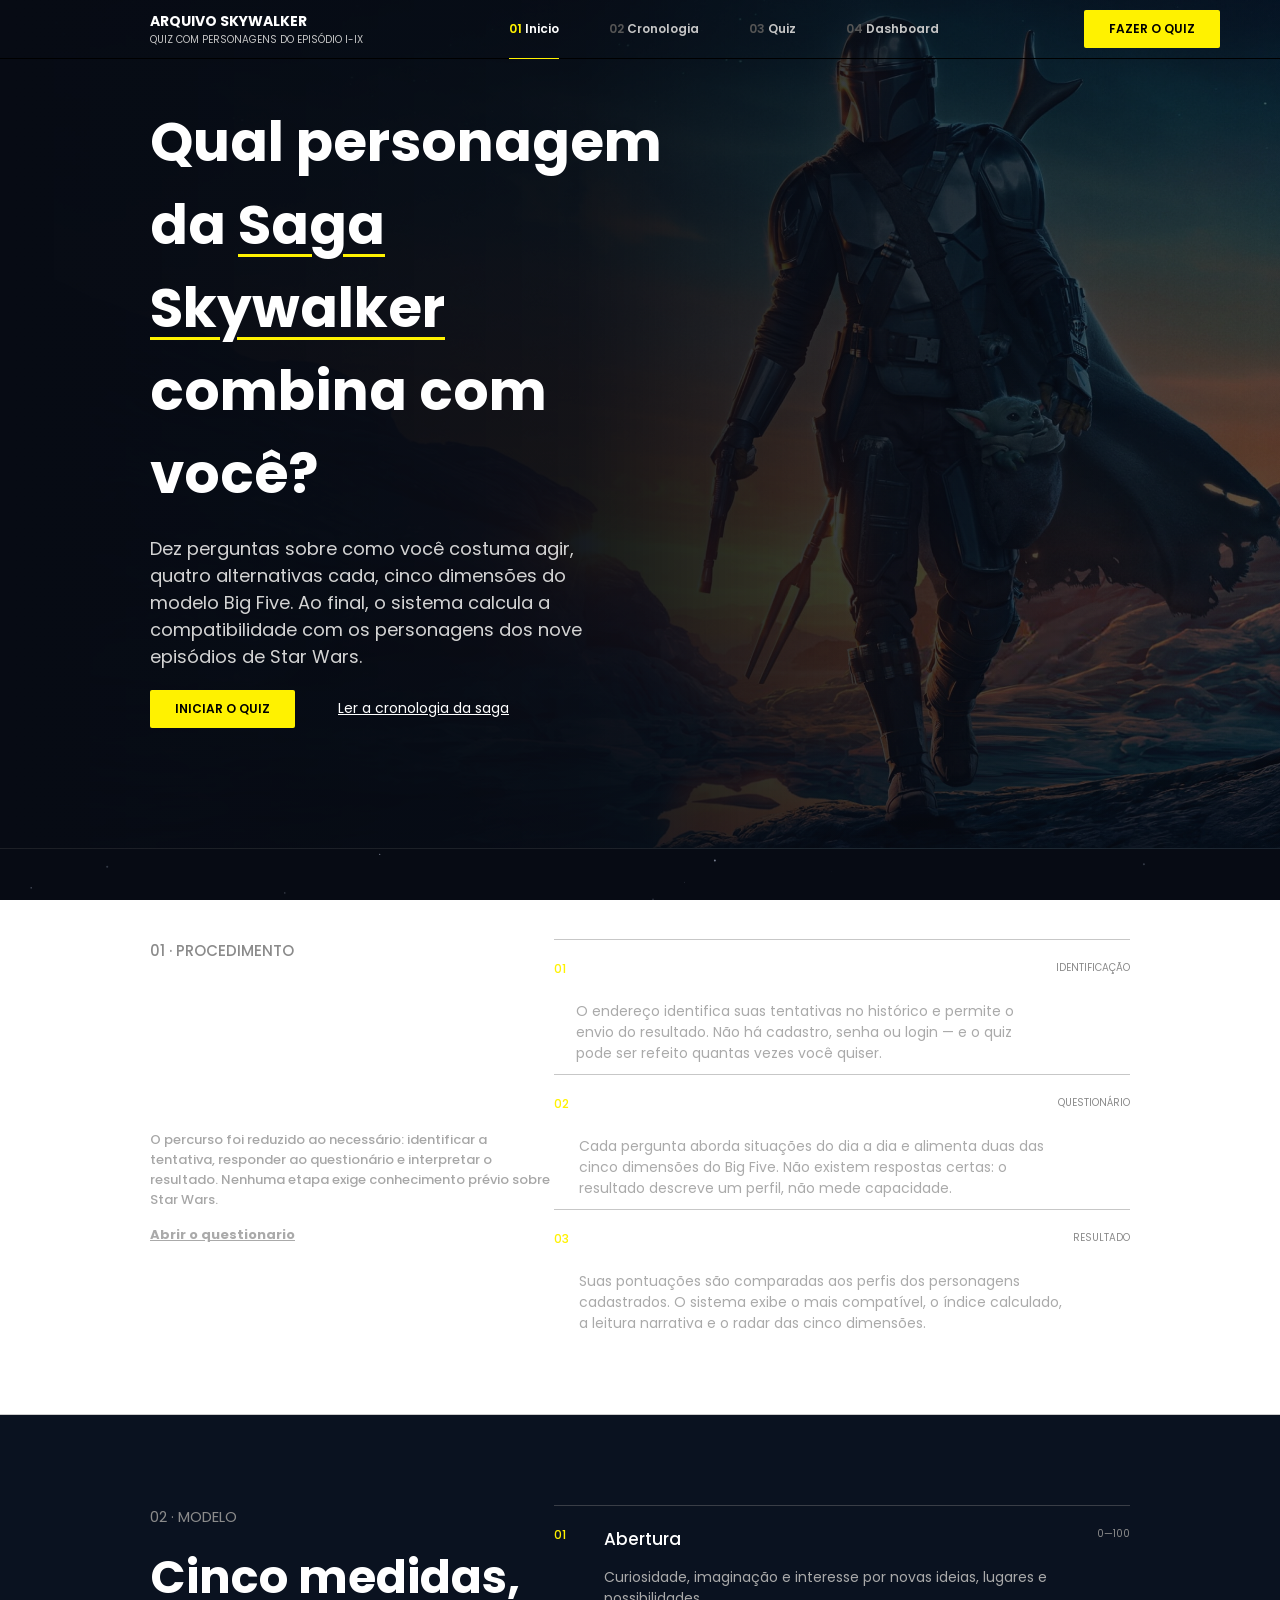
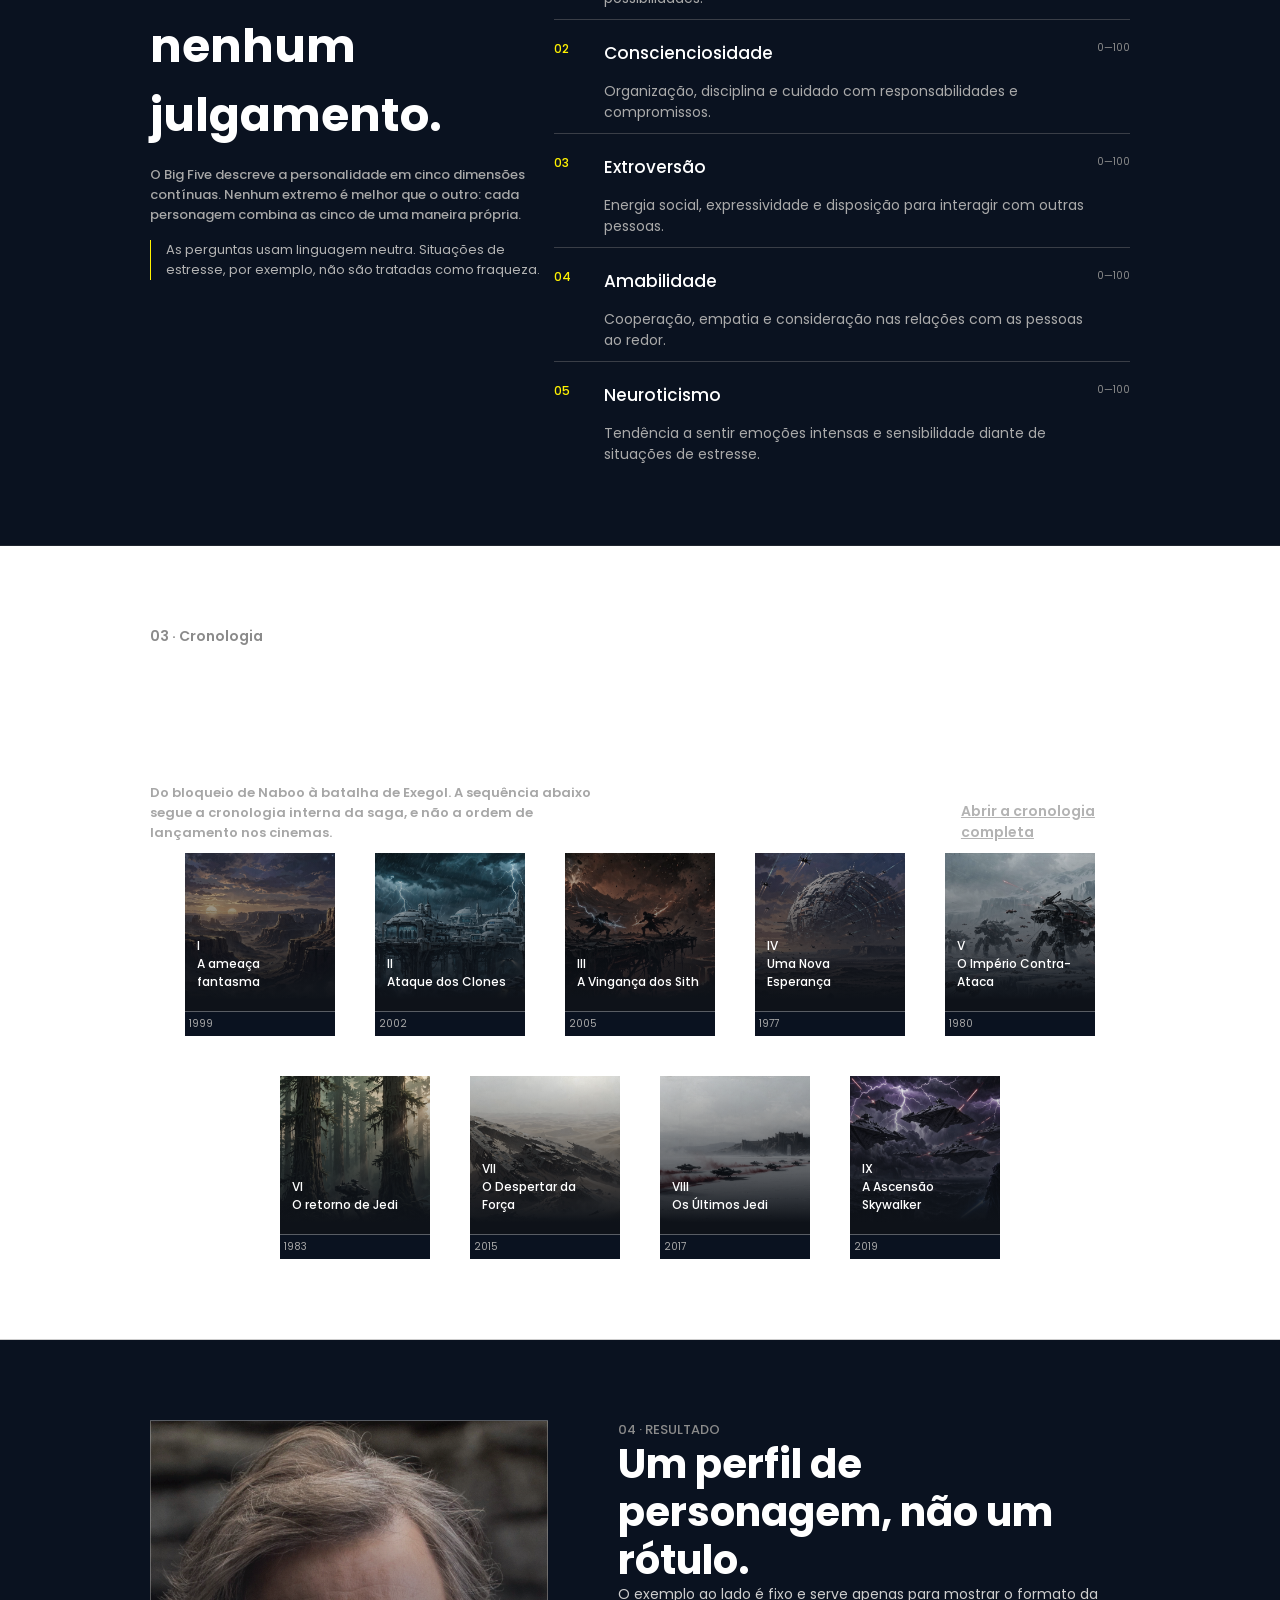
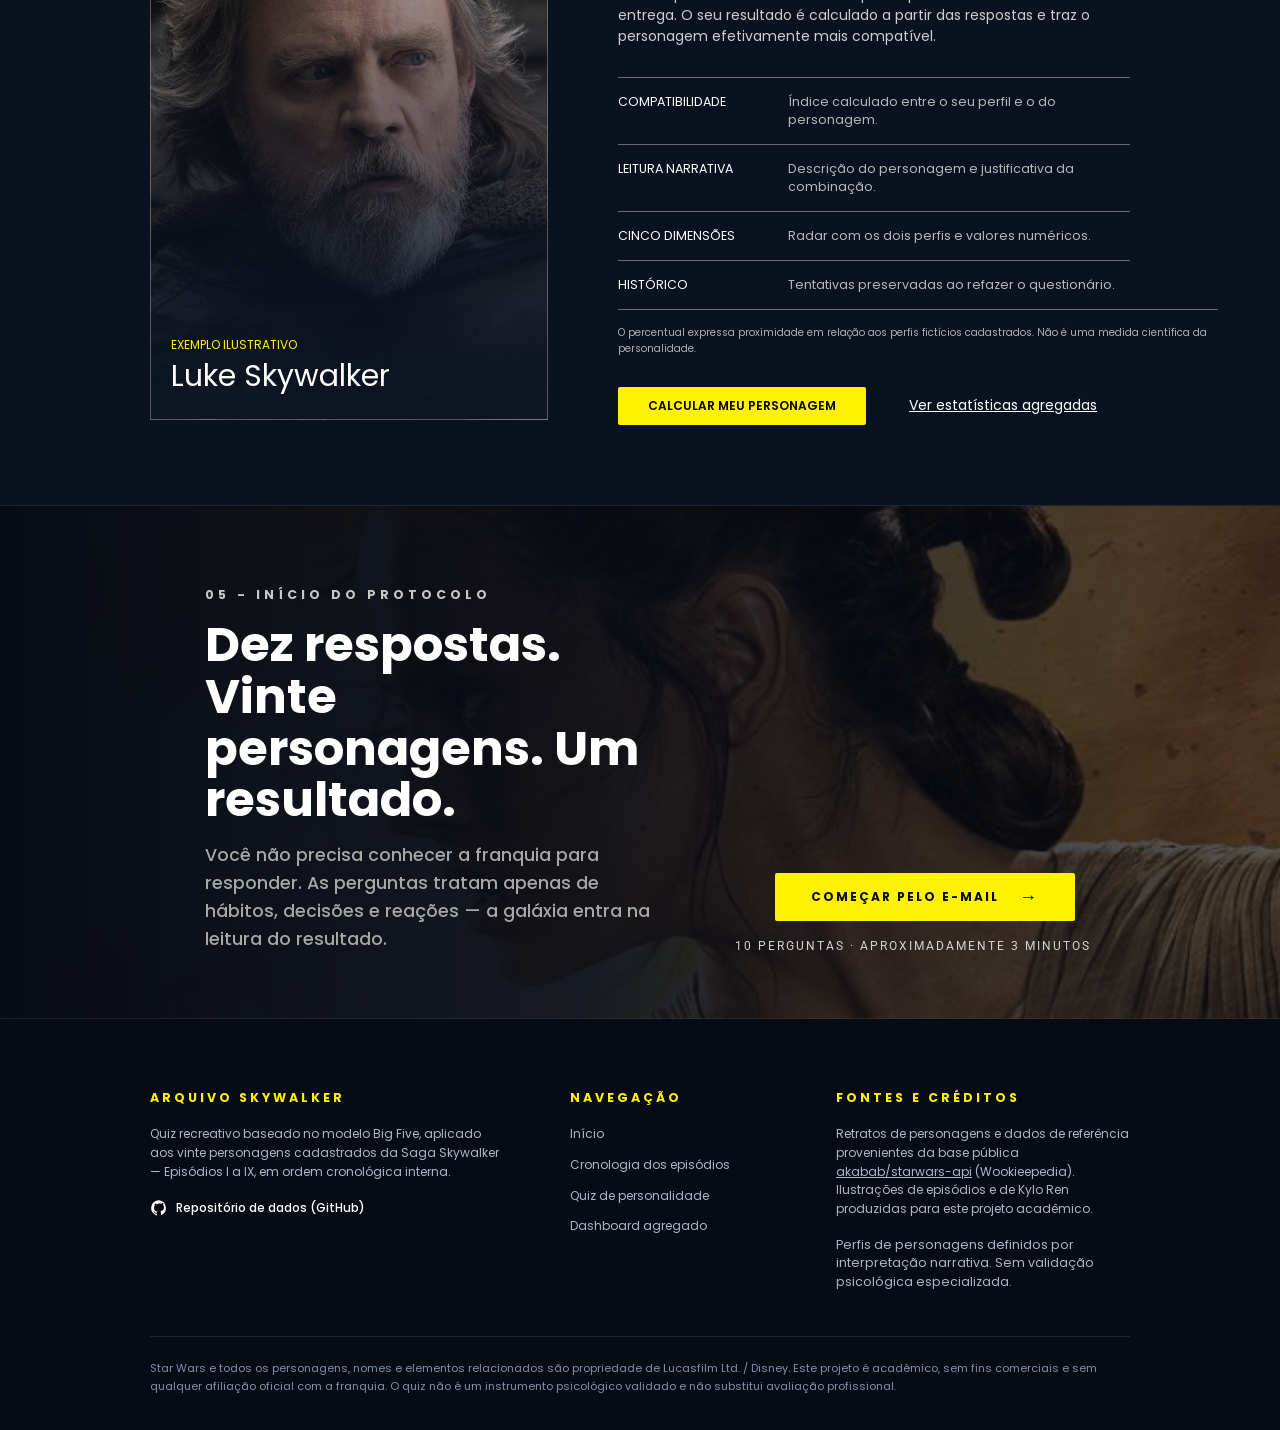
<file: Front-End/index.html>
<!DOCTYPE html>
<html lang="pt-BR">
<head>
    <meta charset="UTF-8">
    <meta name="viewport" content="width=device-width, initial-scale=1.0">
    <title>Star Wars</title>
    <link rel="stylesheet" href="./css/style.css">
</head>
<body>
    <div class="fundoEstrela">
        <svg id="starfield" viewBox="0 0 1600 1000" preserveAspectRatio="xMidYMid slice"><circle cx="0.6" cy="182.3" r="0.81" fill="#dbe6ff" opacity="0.40"></circle><circle cx="64.1" cy="291.1" r="0.48" fill="#dbe6ff" opacity="0.57"></circle><circle cx="1483.1" cy="930.6" r="0.28" fill="#dbe6ff" opacity="0.33"></circle><circle cx="88.6" cy="624.9" r="0.81" fill="#dbe6ff" opacity="0.57"></circle><circle cx="870.4" cy="361.8" r="0.27" fill="#dbe6ff" opacity="0.19"></circle><circle cx="994.9" cy="278.3" r="1.00" fill="#dbe6ff" opacity="0.49"></circle><circle cx="1231.8" cy="765.7" r="0.60" fill="#dbe6ff" opacity="0.49"></circle><circle cx="883.2" cy="956.0" r="1.11" fill="#dbe6ff" opacity="0.53"></circle><circle cx="536.5" cy="230.8" r="0.91" fill="#dbe6ff" opacity="0.33"></circle><circle cx="1174.4" cy="551.3" r="0.89" fill="#dbe6ff" opacity="0.21"></circle><circle cx="977.3" cy="179.9" r="1.31" fill="#dbe6ff" opacity="0.32"></circle><circle cx="994.2" cy="416.2" r="1.01" fill="#dbe6ff" opacity="0.41"></circle><circle cx="1307.8" cy="511.3" r="0.28" fill="#dbe6ff" opacity="0.35"></circle><circle cx="280.6" cy="920.6" r="1.22" fill="#dbe6ff" opacity="0.53"></circle><circle cx="1386.1" cy="189.8" r="1.06" fill="#dbe6ff" opacity="0.54"></circle><circle cx="829.9" cy="712.6" r="0.54" fill="#dbe6ff" opacity="0.62"></circle><circle cx="595.5" cy="216.9" r="0.81" fill="#dbe6ff" opacity="0.25"></circle><circle cx="871.9" cy="466.2" r="0.84" fill="#dbe6ff" opacity="0.15"></circle><circle cx="36.6" cy="949.4" r="1.24" fill="#dbe6ff" opacity="0.53"></circle><circle cx="361.7" cy="353.9" r="1.12" fill="#dbe6ff" opacity="0.22"></circle><circle cx="1451.9" cy="892.2" r="1.07" fill="#dbe6ff" opacity="0.30"></circle><circle cx="1292.2" cy="588.5" r="0.91" fill="#dbe6ff" opacity="0.17"></circle><circle cx="1559.2" cy="762.9" r="1.31" fill="#dbe6ff" opacity="0.32"></circle><circle cx="796.3" cy="123.9" r="1.11" fill="#dbe6ff" opacity="0.50"></circle><circle cx="588.5" cy="551.0" r="0.97" fill="#dbe6ff" opacity="0.38"></circle><circle cx="405.3" cy="992.1" r="0.80" fill="#dbe6ff" opacity="0.31"></circle><circle cx="359.7" cy="867.8" r="1.03" fill="#dbe6ff" opacity="0.40"></circle><circle cx="190.6" cy="428.6" r="1.24" fill="#dbe6ff" opacity="0.20"></circle><circle cx="104.7" cy="864.7" r="0.65" fill="#dbe6ff" opacity="0.41"></circle><circle cx="814.5" cy="999.3" r="0.90" fill="#dbe6ff" opacity="0.19"></circle><circle cx="442.5" cy="905.6" r="0.41" fill="#dbe6ff" opacity="0.36"></circle><circle cx="421.1" cy="361.5" r="0.34" fill="#dbe6ff" opacity="0.26"></circle><circle cx="803.4" cy="924.4" r="1.01" fill="#dbe6ff" opacity="0.44"></circle><circle cx="105.2" cy="23.3" r="0.40" fill="#dbe6ff" opacity="0.23"></circle><circle cx="780.5" cy="934.1" r="0.91" fill="#dbe6ff" opacity="0.49"></circle><circle cx="1176.2" cy="904.2" r="0.40" fill="#dbe6ff" opacity="0.60"></circle><circle cx="344.5" cy="212.0" r="0.98" fill="#dbe6ff" opacity="0.40"></circle><circle cx="1359.9" cy="960.2" r="1.14" fill="#dbe6ff" opacity="0.21"></circle><circle cx="1477.5" cy="388.6" r="0.26" fill="#dbe6ff" opacity="0.41"></circle><circle cx="1528.8" cy="608.9" r="0.49" fill="#dbe6ff" opacity="0.49"></circle><circle cx="1037.7" cy="392.3" r="0.58" fill="#dbe6ff" opacity="0.40"></circle><circle cx="533.8" cy="378.7" r="0.30" fill="#dbe6ff" opacity="0.46"></circle><circle cx="851.0" cy="284.7" r="0.43" fill="#dbe6ff" opacity="0.43"></circle><circle cx="531.5" cy="623.3" r="0.62" fill="#dbe6ff" opacity="0.21"></circle><circle cx="1429.9" cy="350.1" r="1.14" fill="#dbe6ff" opacity="0.32"></circle><circle cx="684.2" cy="258.1" r="0.27" fill="#dbe6ff" opacity="0.51"></circle><circle cx="1003.8" cy="116.7" r="1.28" fill="#dbe6ff" opacity="0.48"></circle><circle cx="1209.4" cy="460.4" r="0.41" fill="#dbe6ff" opacity="0.51"></circle><circle cx="349.6" cy="425.4" r="0.83" fill="#dbe6ff" opacity="0.48"></circle><circle cx="1142.8" cy="738.7" r="0.96" fill="#dbe6ff" opacity="0.50"></circle><circle cx="611.4" cy="3.7" r="0.69" fill="#dbe6ff" opacity="0.55"></circle><circle cx="15.5" cy="597.9" r="0.53" fill="#dbe6ff" opacity="0.21"></circle><circle cx="1378.2" cy="459.3" r="0.37" fill="#dbe6ff" opacity="0.22"></circle><circle cx="1090.9" cy="298.1" r="1.19" fill="#dbe6ff" opacity="0.44"></circle><circle cx="1014.2" cy="207.2" r="1.20" fill="#dbe6ff" opacity="0.57"></circle><circle cx="1029.5" cy="674.4" r="1.10" fill="#dbe6ff" opacity="0.15"></circle><circle cx="849.4" cy="980.3" r="0.67" fill="#dbe6ff" opacity="0.15"></circle><circle cx="606.5" cy="81.8" r="1.02" fill="#dbe6ff" opacity="0.54"></circle><circle cx="904.9" cy="542.2" r="0.43" fill="#dbe6ff" opacity="0.37"></circle><circle cx="208.0" cy="963.1" r="1.17" fill="#dbe6ff" opacity="0.21"></circle><circle cx="689.1" cy="667.1" r="1.32" fill="#dbe6ff" opacity="0.58"></circle><circle cx="259.9" cy="941.4" r="1.30" fill="#dbe6ff" opacity="0.23"></circle><circle cx="1012.7" cy="968.5" r="0.28" fill="#dbe6ff" opacity="0.14"></circle><circle cx="556.1" cy="184.7" r="0.25" fill="#dbe6ff" opacity="0.44"></circle><circle cx="123.6" cy="986.4" r="0.96" fill="#dbe6ff" opacity="0.28"></circle><circle cx="510.8" cy="949.3" r="0.74" fill="#dbe6ff" opacity="0.54"></circle><circle cx="1453.2" cy="589.9" r="0.31" fill="#dbe6ff" opacity="0.14"></circle><circle cx="1295.8" cy="274.7" r="1.08" fill="#dbe6ff" opacity="0.39"></circle><circle cx="517.0" cy="653.1" r="0.84" fill="#dbe6ff" opacity="0.29"></circle><circle cx="820.3" cy="841.7" r="1.19" fill="#dbe6ff" opacity="0.25"></circle><circle cx="186.4" cy="531.9" r="0.27" fill="#dbe6ff" opacity="0.23"></circle><circle cx="752.9" cy="527.1" r="0.70" fill="#dbe6ff" opacity="0.48"></circle><circle cx="396.0" cy="313.4" r="1.28" fill="#dbe6ff" opacity="0.33"></circle><circle cx="692.9" cy="86.9" r="1.33" fill="#dbe6ff" opacity="0.51"></circle><circle cx="499.7" cy="831.7" r="1.03" fill="#dbe6ff" opacity="0.30"></circle><circle cx="1157.5" cy="388.2" r="0.76" fill="#dbe6ff" opacity="0.51"></circle><circle cx="1044.3" cy="116.2" r="0.99" fill="#dbe6ff" opacity="0.61"></circle><circle cx="1427.5" cy="519.5" r="1.17" fill="#dbe6ff" opacity="0.48"></circle><circle cx="54.1" cy="635.5" r="0.79" fill="#dbe6ff" opacity="0.14"></circle><circle cx="1157.0" cy="599.3" r="1.14" fill="#dbe6ff" opacity="0.34"></circle><circle cx="357.6" cy="171.3" r="1.06" fill="#dbe6ff" opacity="0.55"></circle><circle cx="577.0" cy="841.8" r="0.92" fill="#dbe6ff" opacity="0.44"></circle><circle cx="559.9" cy="249.8" r="0.43" fill="#dbe6ff" opacity="0.32"></circle><circle cx="754.9" cy="2.7" r="0.65" fill="#dbe6ff" opacity="0.23"></circle><circle cx="202.8" cy="678.4" r="0.67" fill="#dbe6ff" opacity="0.59"></circle><circle cx="918.2" cy="783.1" r="0.42" fill="#dbe6ff" opacity="0.24"></circle><circle cx="1401.7" cy="403.4" r="0.97" fill="#dbe6ff" opacity="0.21"></circle><circle cx="181.3" cy="640.4" r="0.59" fill="#dbe6ff" opacity="0.16"></circle><circle cx="1417.8" cy="465.1" r="0.65" fill="#dbe6ff" opacity="0.15"></circle><circle cx="791.4" cy="159.4" r="0.76" fill="#dbe6ff" opacity="0.41"></circle><circle cx="1558.8" cy="702.7" r="1.23" fill="#dbe6ff" opacity="0.23"></circle><circle cx="1069.5" cy="138.8" r="0.83" fill="#dbe6ff" opacity="0.42"></circle><circle cx="954.3" cy="666.8" r="0.93" fill="#dbe6ff" opacity="0.33"></circle><circle cx="646.0" cy="37.9" r="0.86" fill="#dbe6ff" opacity="0.23"></circle><circle cx="428.5" cy="522.0" r="0.66" fill="#dbe6ff" opacity="0.29"></circle><circle cx="963.3" cy="696.9" r="0.40" fill="#dbe6ff" opacity="0.34"></circle><circle cx="72.7" cy="199.9" r="0.58" fill="#dbe6ff" opacity="0.50"></circle><circle cx="1063.7" cy="455.2" r="1.13" fill="#dbe6ff" opacity="0.17"></circle><circle cx="819.2" cy="298.1" r="0.78" fill="#dbe6ff" opacity="0.30"></circle><circle cx="227.1" cy="569.1" r="0.60" fill="#dbe6ff" opacity="0.19"></circle><circle cx="209.9" cy="462.5" r="1.32" fill="#dbe6ff" opacity="0.29"></circle><circle cx="507.3" cy="173.6" r="0.63" fill="#dbe6ff" opacity="0.36"></circle><circle cx="394.8" cy="577.9" r="0.73" fill="#dbe6ff" opacity="0.56"></circle><circle cx="776.2" cy="466.4" r="0.66" fill="#dbe6ff" opacity="0.42"></circle><circle cx="511.7" cy="532.9" r="0.27" fill="#dbe6ff" opacity="0.60"></circle><circle cx="605.3" cy="456.8" r="0.79" fill="#dbe6ff" opacity="0.34"></circle><circle cx="1576.0" cy="64.6" r="0.73" fill="#dbe6ff" opacity="0.21"></circle><circle cx="1111.9" cy="155.5" r="0.27" fill="#dbe6ff" opacity="0.40"></circle><circle cx="1122.1" cy="383.5" r="0.79" fill="#dbe6ff" opacity="0.16"></circle><circle cx="385.7" cy="379.7" r="1.07" fill="#dbe6ff" opacity="0.13"></circle></svg>
    </div>

    <header>
        <div class="tituloHeader">
            <h1>ARQUIVO SKYWALKER</h1>
            <p>QUIZ COM PERSONAGENS DO EPISÓDIO I-IX</p>
        </div>

        <nav class="navHeader" id="menuNavegacao" aria-label="Navegação principal">
            <ol>
                <li class="ativo"><a href="#inicio">Inicio</a></li>
                <li><a href="#cronologia">Cronologia</a></li>
                <li><a href="#quiz">Quiz</a></li>
                <li><a href="#dashboard">Dashboard</a></li>
            </ol>
        </nav>
        <div class="div_buttonsHeader">
            <a href="#quiz" class="botaoQuiz">Fazer o Quiz</a>
        </div>
        <button class="menuHamburguer" type="button" aria-label="Abrir menu" aria-expanded="false" aria-controls="menuNavegacao">
            <span></span>
            <span></span>
            <span></span>
        </button>
    </header>

    <main>
        <section class="hero" id="inicio">
            <h1>
                Qual personagem da <span>Saga Skywalker</span> combina com você?
            </h1>
            <p>
                Dez perguntas sobre como você costuma agir, quatro alternativas cada, cinco dimensões do modelo Big Five. Ao final, o sistema calcula a compatibilidade com os personagens dos nove episódios de Star Wars.
            </p>
            <div class="div_linksHero">
                <a href="./pages/quiz.html" class="botaoQuiz">
                    Iniciar o Quiz
                </a>
                <a href="./pages/linhaTempo.html">Ler a cronologia da saga</a>
            </div>
        </section>

        <section class="comoFunciona">
            <div class="div_comoFunciona_texto">
                <p>01 · Procedimento</p>
                <h1>
                    Três etapas, nenhuma conta.
                </h1>
                <p>
                    O percurso foi reduzido ao necessário: identificar a tentativa, responder ao questionário e interpretar o resultado. Nenhuma etapa exige conhecimento prévio sobre Star Wars.
                </p>
                <a href="./pages/quiz.html">Abrir o questionario</a>
            </div>

            <ol >
                <li>
                    <span>01</span>
                    <div>
                        <h1>Um e-mail, sem criar conta</h1>
                        <p>O endereço identifica suas tentativas no histórico e permite o envio do resultado. Não há cadastro, senha ou login — e o quiz pode ser refeito quantas vezes você quiser.</p>
                    </div>
                    <p>Identificação</p>
                </li>
                <li>
                    <span>02</span>
                    <div>
                        <h1>Dez perguntas, quatro alternativas</h1>
                        <p>Cada pergunta aborda situações do dia a dia e alimenta duas das cinco dimensões do Big Five. Não existem respostas certas: o resultado descreve um perfil, não mede capacidade.</p>
                    </div>
                    <p>Questionário</p>
                </li>
                <li>
                    <span>03</span>
                    <div>
                        <h1>Comparação com vinte perfis da saga</h1>
                        <p>Suas pontuações são comparadas aos perfis dos personagens cadastrados. O sistema exibe o mais compatível, o índice calculado, a leitura narrativa e o radar das cinco dimensões.</p>
                    </div>
                    <p>Resultado</p>
                </li>
            </ol>
        </section>

        <section class="modelo">
            <div class="div_modelo_texto">
                <p>02 · Modelo</p>
                <h1>
                    Cinco medidas, nenhum julgamento.
                </h1>
                <p class="modelo_p_intro">
                    O Big Five descreve a personalidade em cinco dimensões contínuas. Nenhum extremo é melhor que o outro: cada personagem combina as cinco de uma maneira própria.
                </p>

                <p class="modelo_p_aviso">
                    As perguntas usam linguagem neutra. Situações de estresse, por exemplo, não são tratadas como fraqueza.
                </p>

            </div>

            <ol >
                <li>
                    <span>01</span>
                    <div>
                        <h1>Abertura</h1>
                        <p>Curiosidade, imaginação e interesse por novas ideias, lugares e possibilidades.</p>
                    </div>
                    <p>0—100</p>
                </li>
                <li>
                    <span>02</span>
                    <div>
                        <h1>Conscienciosidade</h1>
                        <p>Organização, disciplina e cuidado com responsabilidades e compromissos.</p>
                    </div>
                    <p>0—100</p>
                </li>
                <li>
                    <span>03</span>
                    <div>
                        <h1>Extroversão</h1>
                        <p>Energia social, expressividade e disposição para interagir com outras pessoas.</p>
                    </div>
                    <p>0—100</p>
                </li>
                <li>
                    <span>04</span>
                    <div>
                        <h1>Amabilidade</h1>
                        <p>Cooperação, empatia e consideração nas relações com as pessoas ao redor.</p>
                    </div>
                    <p>0—100</p>
                </li>
                <li>
                    <span>05</span>
                    <div>
                        <h1>Neuroticismo</h1>
                        <p>Tendência a sentir emoções intensas e sensibilidade diante de situações de estresse.</p>
                    </div>
                    <p>0—100</p>
                </li>
            </ol>
        </section>

        <section class="cronologia" id="cronologia">
            <div class="div_cronologia">
                <div>
                    <p>
                        03 · Cronologia
                    </p>
                    <h1>
                        Nove episódios, em ordem de história.
                    </h1>
                    <p>
                        Do bloqueio de Naboo à batalha de Exegol. A sequência abaixo segue a cronologia interna da saga, e não a ordem de lançamento nos cinemas.
                    </p>
                </div>
                <a href="./pages/linhaTempo.html">Abrir a cronologia completa</a>
            </div>

            <ol>
                <li>
                    <a class="card_cronologia card_ep1" href="./pages/linhaTempo.html" >
                        <div class="card" >
                            <p>I</p>
                            <p>A ameaça fantasma</p>
                        </div>
                        <p>1999</p>
                    </a>
                </li>
                <li>
                    <a class="card_cronologia card_ep2" href="./pages/linhaTempo.html" >
                        <div class="card" >
                            <p>II</p>
                            <p>Ataque dos Clones</p>
                        </div>
                        <p>2002</p>
                    </a>
                </li>
                <li>
                    <a class="card_cronologia card_ep3" href="./pages/linhaTempo.html" >
                        <div class="card" >
                            <p>III</p>
                            <p>A Vingança dos Sith</p>
                        </div>
                        <p>2005</p>
                    </a>
                </li>
                <li>
                    <a class="card_cronologia card_ep4" href="./pages/linhaTempo.html" >
                        <div class="card" >
                            <p>IV</p>
                            <p>Uma Nova Esperança</p>
                        </div>
                        <p>1977</p>
                    </a>
                </li>
                <li>
                    <a class="card_cronologia card_ep5" href="./pages/linhaTempo.html" >
                        <div class="card" >
                            <p>V</p>
                            <p>O Império Contra-Ataca</p>
                        </div>
                        <p>1980</p>
                    </a>
                </li>
                <li>
                    <a class="card_cronologia card_ep6" href="./pages/linhaTempo.html" >
                        <div class="card" >
                            <p>VI</p>
                            <p>O retorno de Jedi</p>
                        </div>
                        <p>1983</p>
                    </a>
                </li>
                <li>
                    <a class="card_cronologia card_ep7" href="./pages/linhaTempo.html" >
                        <div class="card" >
                            <p>VII</p>
                            <p>O Despertar da Força</p>
                        </div>
                        <p>2015</p>
                    </a>
                </li>
                <li>
                    <a class="card_cronologia card_ep8" href="./pages/linhaTempo.html" >
                        <div class="card" >
                            <p>VIII</p>
                            <p>Os Últimos Jedi</p>
                        </div>
                        <p>2017</p>
                    </a>
                </li>
                <li>
                    <a class="card_cronologia card_ep9" href="./pages/linhaTempo.html" >
                        <div class="card" >
                            <p>IX</p>
                            <p>A Ascensão Skywalker</p>
                        </div>
                        <p>2019</p>
                    </a>
                </li>
            </ol>

        </section>


        <section class="resultado" id="dashboard">
            <div class="resultado_card">
                <p>Exemplo ilustrativo</p>
                <h1>Luke Skywalker</h1>
            </div>

            <div class="div_texto_resultado">
                <p class="p_resultado1">04 · Resultado</p>
                <h1>Um perfil de personagem, não um rótulo.</h1>
                <p class="p_resultado2">O exemplo ao lado é fixo e serve apenas para mostrar o formato da entrega. O seu resultado é calculado a partir das respostas e traz o personagem efetivamente mais compatível.</p>

                <ol>
                    <li>
                        <p>Compatibilidade</p>
                        <p>Índice calculado entre o seu perfil e o do personagem.</p>
                    </li>
                    <li>
                        <p>Leitura narrativa</p>
                        <p>Descrição do personagem e justificativa da combinação.</p>
                    </li>
                    <li>
                        <p>Cinco dimensões</p>
                        <p>Radar com os dois perfis e valores numéricos.</p>
                    </li>
                    <li>
                        <p>Histórico</p>
                        <p>Tentativas preservadas ao refazer o questionário.</p>
                    </li>
                </ol>
                <p class="p_resultado3">O percentual expressa proximidade em relação aos perfis fictícios cadastrados. Não é uma medida científica da personalidade.</p>
                <div class="resultado_botoes">
                    <a href="">Calcular meu personagem</a>
                    <a href="">Ver estatísticas agregadas</a>
                </div>
            </div>
        </section>

        <section class="cta" id="quiz">
            <div class="cta_texto">
                <p class="cta_rotulo">05 - INÍCIO DO PROTOCOLO</p>
                <h1>Dez respostas. Vinte personagens. Um resultado.</h1>
                <p class="cta_descricao">Você não precisa conhecer a franquia para responder. As perguntas tratam apenas de hábitos, decisões e reações — a galáxia entra na leitura do resultado.</p>
            </div>
            <div class="cta_acao">
                <a href="./pages/quiz.html">Começar pelo e-mail <span>→</span></a>
                <p>10 perguntas · aproximadamente 3 minutos</p>
            </div>
        </section>
    </main>

    <footer>
        <div class="footer_conteudo">
            <div class="footer_coluna footer_sobre">
                <h2>Arquivo Skywalker</h2>
                <p>Quiz recreativo baseado no modelo Big Five, aplicado aos vinte personagens cadastrados da Saga Skywalker — Episódios I a IX, em ordem cronológica interna.</p>
                <a href="https://github.com/AndreySebastian01/ProjetoIndividual" target="_blank" rel="noopener noreferrer">
                    <svg viewBox="0 0 24 24" aria-hidden="true">
                        <path d="M12 1.5A10.5 10.5 0 0 0 8.68 21.96c.52.09.71-.23.71-.51v-1.86c-2.91.63-3.52-1.23-3.52-1.23-.47-1.21-1.16-1.53-1.16-1.53-.95-.65.07-.64.07-.64 1.05.07 1.61 1.08 1.61 1.08.94 1.61 2.45 1.14 3.04.87.09-.68.37-1.14.67-1.41-2.32-.26-4.76-1.16-4.76-5.15 0-1.14.41-2.07 1.08-2.8-.11-.26-.47-1.33.1-2.77 0 0 .88-.28 2.88 1.07A10 10 0 0 1 12 6.01c.89 0 1.77.12 2.6.35 2-1.35 2.87-1.07 2.87-1.07.57 1.44.21 2.51.1 2.77.67.73 1.08 1.66 1.08 2.8 0 4-2.44 4.88-4.77 5.14.38.32.71.96.71 1.94v2.88c0 .28.19.61.72.51A10.5 10.5 0 0 0 12 1.5Z"/>
                    </svg>
                    Repositório de dados (GitHub)
                </a>
            </div>

            <nav class="footer_coluna footer_navegacao" aria-label="Navegação do rodapé">
                <h2>Navegação</h2>
                <a href="#inicio">Início</a>
                <a href="#cronologia">Cronologia dos episódios</a>
                <a href="#quiz">Quiz de personalidade</a>
                <a href="./pages/dash.html">Dashboard agregado</a>
            </nav>

            <div class="footer_coluna footer_creditos">
                <h2>Fontes e créditos</h2>
                <p>Retratos de personagens e dados de referência provenientes da base pública <a href="https://akabab.github.io/starwars-api/" target="_blank" rel="noopener noreferrer">akabab/starwars-api</a> (Wookieepedia). Ilustrações de episódios e de Kylo Ren produzidas para este projeto acadêmico.</p>
                <p class="footer_aviso">Perfis de personagens definidos por interpretação narrativa. Sem validação psicológica especializada.</p>
            </div>
        </div>
        <hr>
        <div class="footer_legal">
            Star Wars e todos os personagens, nomes e elementos relacionados são propriedade de Lucasfilm Ltd. / Disney. Este projeto é acadêmico, sem fins comerciais e sem qualquer afiliação oficial com a franquia. O quiz não é um instrumento psicológico validado e não substitui avaliação profissional.
        </div>
    </footer>

    <script>
        let itensMenu = document.querySelectorAll(".navHeader ol li");

        itensMenu.forEach((item) => {
            item.querySelector("a").addEventListener("click", () => {
                itensMenu.forEach((outroItem) => {
                    outroItem.classList.remove("ativo");
                });
                item.classList.add("ativo");
            });
        });

        let menuHamburguer = document.querySelector(".menuHamburguer");
        let menuNavegacao = document.querySelector(".navHeader");

        let fecharMenu = () => {
            menuHamburguer.classList.remove("aberto");
            menuNavegacao.classList.remove("aberto");
            menuHamburguer.setAttribute("aria-expanded", "false");
            menuHamburguer.setAttribute("aria-label", "Abrir menu");
        };

        menuHamburguer.addEventListener("click", () => {
            let estaAberto = menuHamburguer.classList.toggle("aberto");
            menuNavegacao.classList.toggle("aberto", estaAberto);
            menuHamburguer.setAttribute("aria-expanded", String(estaAberto));
            menuHamburguer.setAttribute("aria-label", estaAberto ? "Fechar menu" : "Abrir menu");
        });

        document.querySelectorAll(".navHeader a").forEach((link) => {
            link.addEventListener("click", fecharMenu);
        });

        document.addEventListener("keydown", (evento) => {
            if (evento.key === "Escape") {
                fecharMenu();
            }
        });

        window.addEventListener("resize", () => {
            if (window.innerWidth > 900) {
                fecharMenu();
            }
        });

        let header = document.querySelector("header");
        let hero = document.querySelector(".hero");

        let atualizarHeader = () => {
            let limiteDeRolagem = 80;
            header.classList.toggle("header-solid", window.scrollY > limiteDeRolagem);
        };

        atualizarHeader();
        window.addEventListener("scroll", atualizarHeader);
    </script>
</body>
</html>
</file>
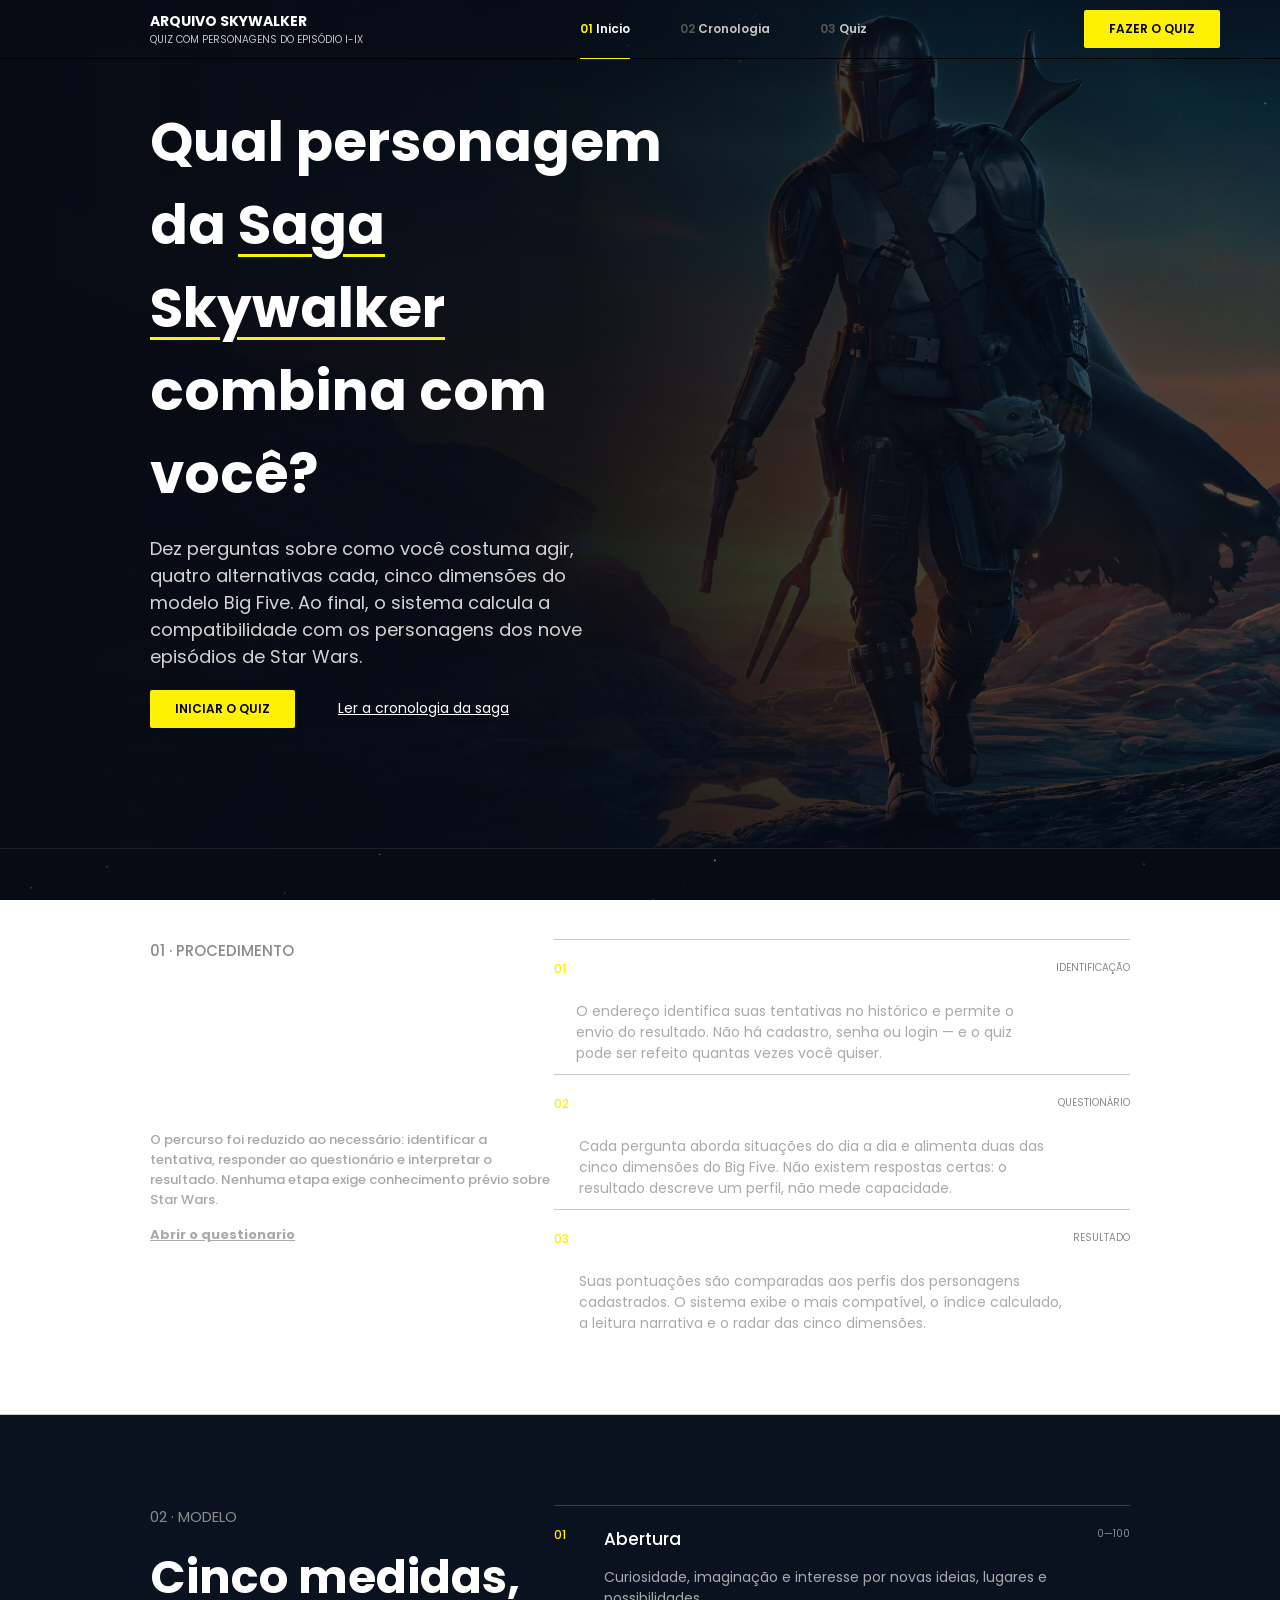
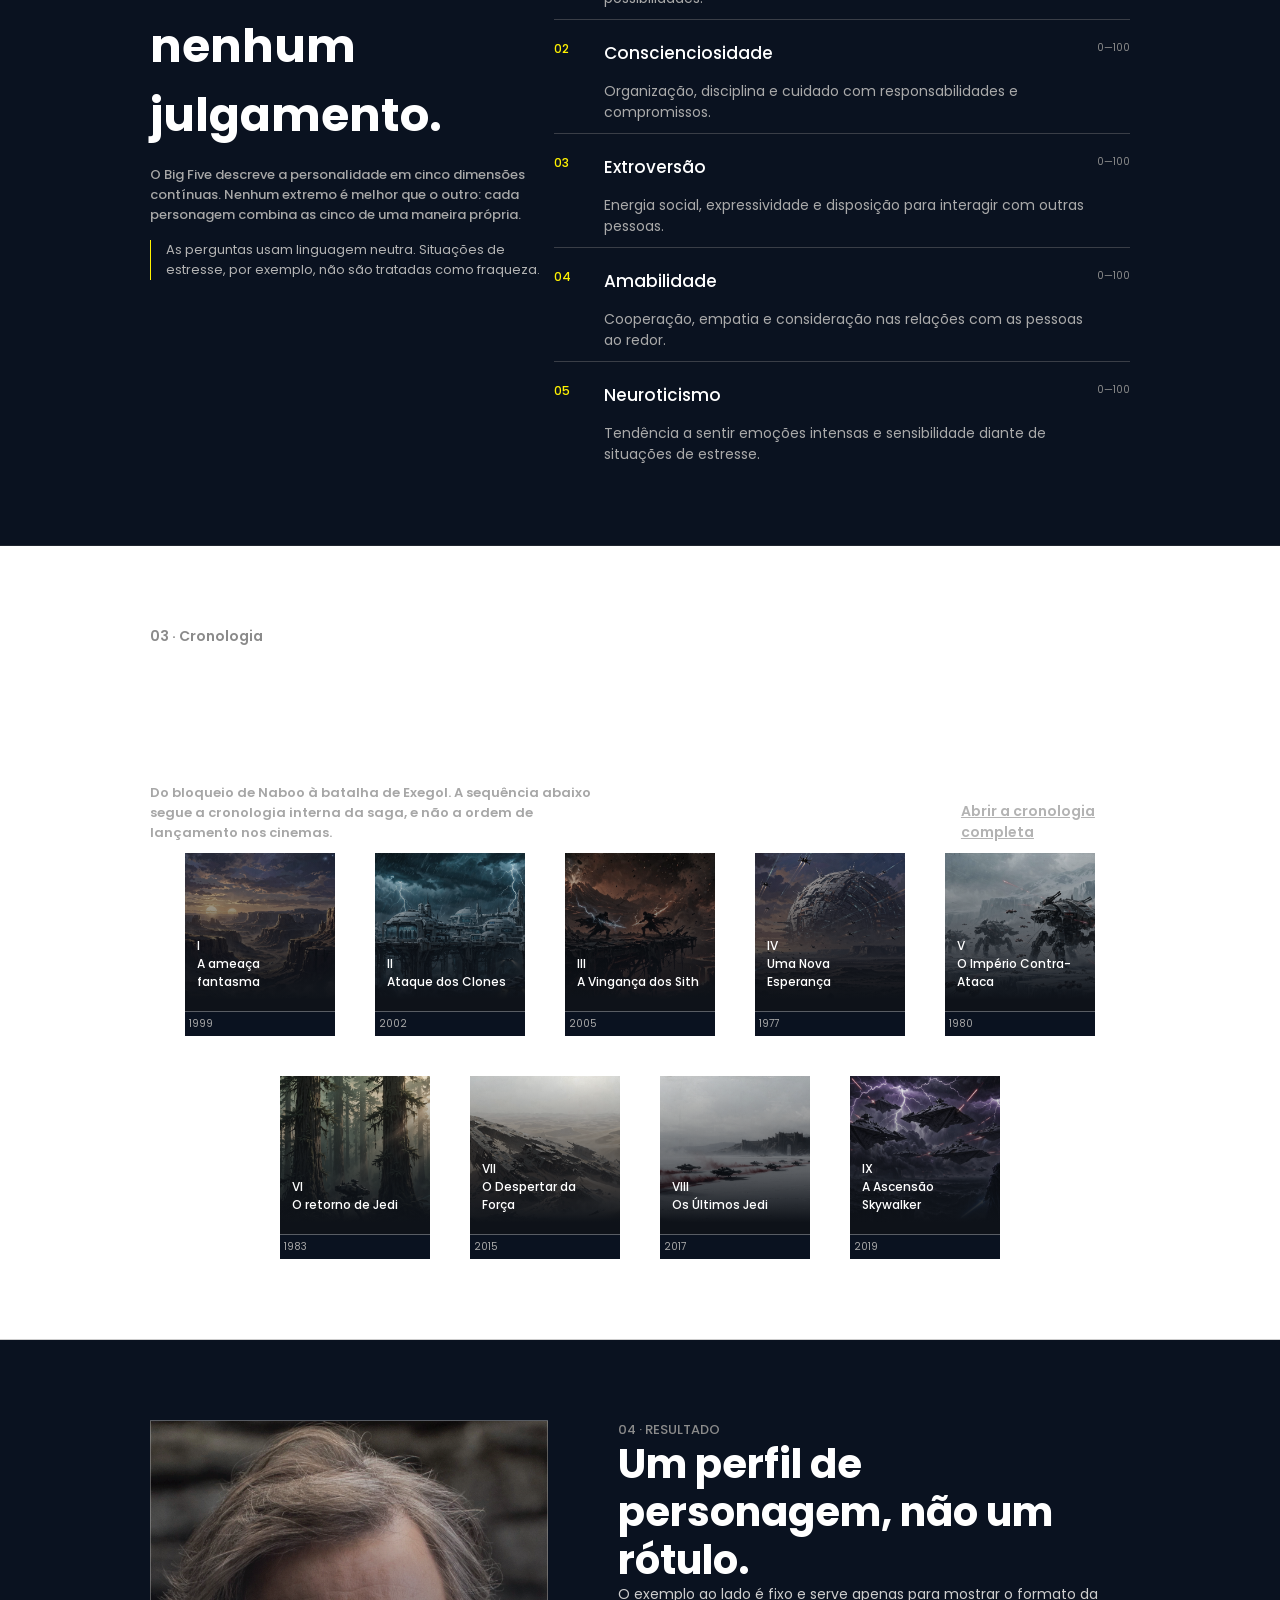
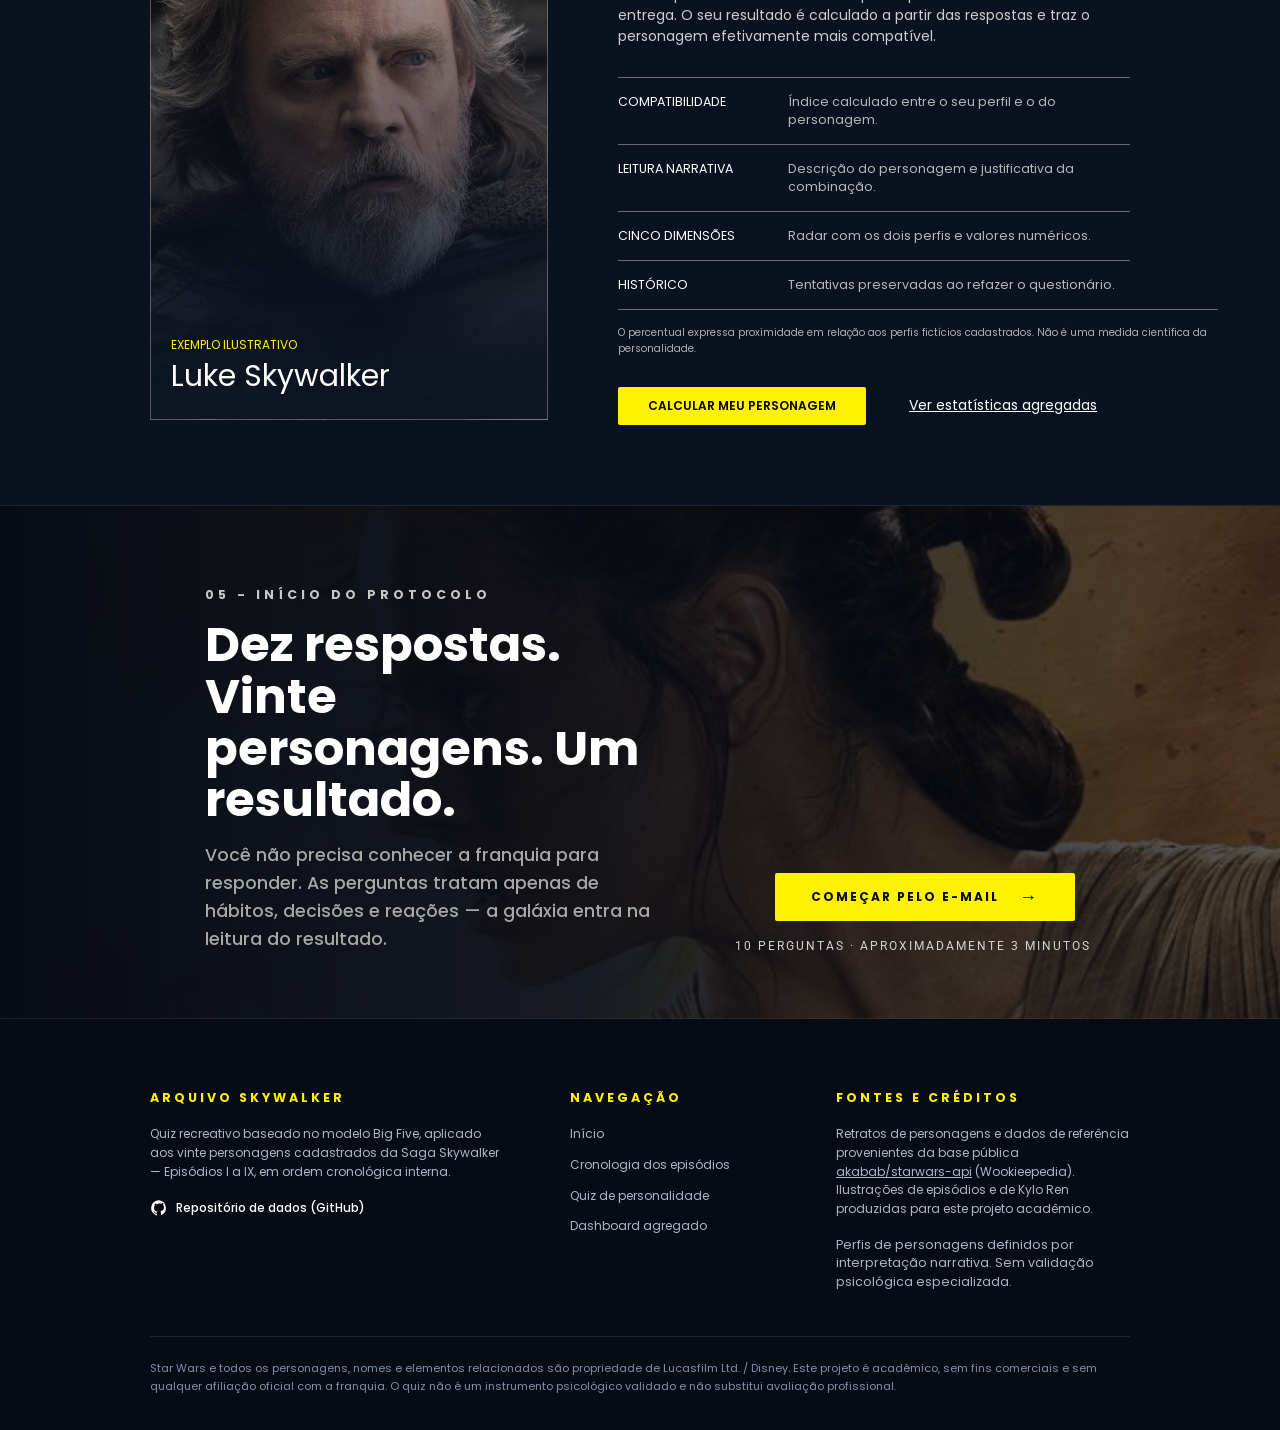
<file: public/index.html>
<!DOCTYPE html>
<html lang="pt-BR">
<head>
    <meta charset="UTF-8">
    <meta name="viewport" content="width=device-width, initial-scale=1.0">
    <title>Star Wars</title>
    <link rel="stylesheet" href="./css/style.css">
</head>
<body>
    <div class="fundoEstrela">
        <svg id="starfield" viewBox="0 0 1600 1000" preserveAspectRatio="xMidYMid slice"><circle cx="0.6" cy="182.3" r="0.81" fill="#dbe6ff" opacity="0.40"></circle><circle cx="64.1" cy="291.1" r="0.48" fill="#dbe6ff" opacity="0.57"></circle><circle cx="1483.1" cy="930.6" r="0.28" fill="#dbe6ff" opacity="0.33"></circle><circle cx="88.6" cy="624.9" r="0.81" fill="#dbe6ff" opacity="0.57"></circle><circle cx="870.4" cy="361.8" r="0.27" fill="#dbe6ff" opacity="0.19"></circle><circle cx="994.9" cy="278.3" r="1.00" fill="#dbe6ff" opacity="0.49"></circle><circle cx="1231.8" cy="765.7" r="0.60" fill="#dbe6ff" opacity="0.49"></circle><circle cx="883.2" cy="956.0" r="1.11" fill="#dbe6ff" opacity="0.53"></circle><circle cx="536.5" cy="230.8" r="0.91" fill="#dbe6ff" opacity="0.33"></circle><circle cx="1174.4" cy="551.3" r="0.89" fill="#dbe6ff" opacity="0.21"></circle><circle cx="977.3" cy="179.9" r="1.31" fill="#dbe6ff" opacity="0.32"></circle><circle cx="994.2" cy="416.2" r="1.01" fill="#dbe6ff" opacity="0.41"></circle><circle cx="1307.8" cy="511.3" r="0.28" fill="#dbe6ff" opacity="0.35"></circle><circle cx="280.6" cy="920.6" r="1.22" fill="#dbe6ff" opacity="0.53"></circle><circle cx="1386.1" cy="189.8" r="1.06" fill="#dbe6ff" opacity="0.54"></circle><circle cx="829.9" cy="712.6" r="0.54" fill="#dbe6ff" opacity="0.62"></circle><circle cx="595.5" cy="216.9" r="0.81" fill="#dbe6ff" opacity="0.25"></circle><circle cx="871.9" cy="466.2" r="0.84" fill="#dbe6ff" opacity="0.15"></circle><circle cx="36.6" cy="949.4" r="1.24" fill="#dbe6ff" opacity="0.53"></circle><circle cx="361.7" cy="353.9" r="1.12" fill="#dbe6ff" opacity="0.22"></circle><circle cx="1451.9" cy="892.2" r="1.07" fill="#dbe6ff" opacity="0.30"></circle><circle cx="1292.2" cy="588.5" r="0.91" fill="#dbe6ff" opacity="0.17"></circle><circle cx="1559.2" cy="762.9" r="1.31" fill="#dbe6ff" opacity="0.32"></circle><circle cx="796.3" cy="123.9" r="1.11" fill="#dbe6ff" opacity="0.50"></circle><circle cx="588.5" cy="551.0" r="0.97" fill="#dbe6ff" opacity="0.38"></circle><circle cx="405.3" cy="992.1" r="0.80" fill="#dbe6ff" opacity="0.31"></circle><circle cx="359.7" cy="867.8" r="1.03" fill="#dbe6ff" opacity="0.40"></circle><circle cx="190.6" cy="428.6" r="1.24" fill="#dbe6ff" opacity="0.20"></circle><circle cx="104.7" cy="864.7" r="0.65" fill="#dbe6ff" opacity="0.41"></circle><circle cx="814.5" cy="999.3" r="0.90" fill="#dbe6ff" opacity="0.19"></circle><circle cx="442.5" cy="905.6" r="0.41" fill="#dbe6ff" opacity="0.36"></circle><circle cx="421.1" cy="361.5" r="0.34" fill="#dbe6ff" opacity="0.26"></circle><circle cx="803.4" cy="924.4" r="1.01" fill="#dbe6ff" opacity="0.44"></circle><circle cx="105.2" cy="23.3" r="0.40" fill="#dbe6ff" opacity="0.23"></circle><circle cx="780.5" cy="934.1" r="0.91" fill="#dbe6ff" opacity="0.49"></circle><circle cx="1176.2" cy="904.2" r="0.40" fill="#dbe6ff" opacity="0.60"></circle><circle cx="344.5" cy="212.0" r="0.98" fill="#dbe6ff" opacity="0.40"></circle><circle cx="1359.9" cy="960.2" r="1.14" fill="#dbe6ff" opacity="0.21"></circle><circle cx="1477.5" cy="388.6" r="0.26" fill="#dbe6ff" opacity="0.41"></circle><circle cx="1528.8" cy="608.9" r="0.49" fill="#dbe6ff" opacity="0.49"></circle><circle cx="1037.7" cy="392.3" r="0.58" fill="#dbe6ff" opacity="0.40"></circle><circle cx="533.8" cy="378.7" r="0.30" fill="#dbe6ff" opacity="0.46"></circle><circle cx="851.0" cy="284.7" r="0.43" fill="#dbe6ff" opacity="0.43"></circle><circle cx="531.5" cy="623.3" r="0.62" fill="#dbe6ff" opacity="0.21"></circle><circle cx="1429.9" cy="350.1" r="1.14" fill="#dbe6ff" opacity="0.32"></circle><circle cx="684.2" cy="258.1" r="0.27" fill="#dbe6ff" opacity="0.51"></circle><circle cx="1003.8" cy="116.7" r="1.28" fill="#dbe6ff" opacity="0.48"></circle><circle cx="1209.4" cy="460.4" r="0.41" fill="#dbe6ff" opacity="0.51"></circle><circle cx="349.6" cy="425.4" r="0.83" fill="#dbe6ff" opacity="0.48"></circle><circle cx="1142.8" cy="738.7" r="0.96" fill="#dbe6ff" opacity="0.50"></circle><circle cx="611.4" cy="3.7" r="0.69" fill="#dbe6ff" opacity="0.55"></circle><circle cx="15.5" cy="597.9" r="0.53" fill="#dbe6ff" opacity="0.21"></circle><circle cx="1378.2" cy="459.3" r="0.37" fill="#dbe6ff" opacity="0.22"></circle><circle cx="1090.9" cy="298.1" r="1.19" fill="#dbe6ff" opacity="0.44"></circle><circle cx="1014.2" cy="207.2" r="1.20" fill="#dbe6ff" opacity="0.57"></circle><circle cx="1029.5" cy="674.4" r="1.10" fill="#dbe6ff" opacity="0.15"></circle><circle cx="849.4" cy="980.3" r="0.67" fill="#dbe6ff" opacity="0.15"></circle><circle cx="606.5" cy="81.8" r="1.02" fill="#dbe6ff" opacity="0.54"></circle><circle cx="904.9" cy="542.2" r="0.43" fill="#dbe6ff" opacity="0.37"></circle><circle cx="208.0" cy="963.1" r="1.17" fill="#dbe6ff" opacity="0.21"></circle><circle cx="689.1" cy="667.1" r="1.32" fill="#dbe6ff" opacity="0.58"></circle><circle cx="259.9" cy="941.4" r="1.30" fill="#dbe6ff" opacity="0.23"></circle><circle cx="1012.7" cy="968.5" r="0.28" fill="#dbe6ff" opacity="0.14"></circle><circle cx="556.1" cy="184.7" r="0.25" fill="#dbe6ff" opacity="0.44"></circle><circle cx="123.6" cy="986.4" r="0.96" fill="#dbe6ff" opacity="0.28"></circle><circle cx="510.8" cy="949.3" r="0.74" fill="#dbe6ff" opacity="0.54"></circle><circle cx="1453.2" cy="589.9" r="0.31" fill="#dbe6ff" opacity="0.14"></circle><circle cx="1295.8" cy="274.7" r="1.08" fill="#dbe6ff" opacity="0.39"></circle><circle cx="517.0" cy="653.1" r="0.84" fill="#dbe6ff" opacity="0.29"></circle><circle cx="820.3" cy="841.7" r="1.19" fill="#dbe6ff" opacity="0.25"></circle><circle cx="186.4" cy="531.9" r="0.27" fill="#dbe6ff" opacity="0.23"></circle><circle cx="752.9" cy="527.1" r="0.70" fill="#dbe6ff" opacity="0.48"></circle><circle cx="396.0" cy="313.4" r="1.28" fill="#dbe6ff" opacity="0.33"></circle><circle cx="692.9" cy="86.9" r="1.33" fill="#dbe6ff" opacity="0.51"></circle><circle cx="499.7" cy="831.7" r="1.03" fill="#dbe6ff" opacity="0.30"></circle><circle cx="1157.5" cy="388.2" r="0.76" fill="#dbe6ff" opacity="0.51"></circle><circle cx="1044.3" cy="116.2" r="0.99" fill="#dbe6ff" opacity="0.61"></circle><circle cx="1427.5" cy="519.5" r="1.17" fill="#dbe6ff" opacity="0.48"></circle><circle cx="54.1" cy="635.5" r="0.79" fill="#dbe6ff" opacity="0.14"></circle><circle cx="1157.0" cy="599.3" r="1.14" fill="#dbe6ff" opacity="0.34"></circle><circle cx="357.6" cy="171.3" r="1.06" fill="#dbe6ff" opacity="0.55"></circle><circle cx="577.0" cy="841.8" r="0.92" fill="#dbe6ff" opacity="0.44"></circle><circle cx="559.9" cy="249.8" r="0.43" fill="#dbe6ff" opacity="0.32"></circle><circle cx="754.9" cy="2.7" r="0.65" fill="#dbe6ff" opacity="0.23"></circle><circle cx="202.8" cy="678.4" r="0.67" fill="#dbe6ff" opacity="0.59"></circle><circle cx="918.2" cy="783.1" r="0.42" fill="#dbe6ff" opacity="0.24"></circle><circle cx="1401.7" cy="403.4" r="0.97" fill="#dbe6ff" opacity="0.21"></circle><circle cx="181.3" cy="640.4" r="0.59" fill="#dbe6ff" opacity="0.16"></circle><circle cx="1417.8" cy="465.1" r="0.65" fill="#dbe6ff" opacity="0.15"></circle><circle cx="791.4" cy="159.4" r="0.76" fill="#dbe6ff" opacity="0.41"></circle><circle cx="1558.8" cy="702.7" r="1.23" fill="#dbe6ff" opacity="0.23"></circle><circle cx="1069.5" cy="138.8" r="0.83" fill="#dbe6ff" opacity="0.42"></circle><circle cx="954.3" cy="666.8" r="0.93" fill="#dbe6ff" opacity="0.33"></circle><circle cx="646.0" cy="37.9" r="0.86" fill="#dbe6ff" opacity="0.23"></circle><circle cx="428.5" cy="522.0" r="0.66" fill="#dbe6ff" opacity="0.29"></circle><circle cx="963.3" cy="696.9" r="0.40" fill="#dbe6ff" opacity="0.34"></circle><circle cx="72.7" cy="199.9" r="0.58" fill="#dbe6ff" opacity="0.50"></circle><circle cx="1063.7" cy="455.2" r="1.13" fill="#dbe6ff" opacity="0.17"></circle><circle cx="819.2" cy="298.1" r="0.78" fill="#dbe6ff" opacity="0.30"></circle><circle cx="227.1" cy="569.1" r="0.60" fill="#dbe6ff" opacity="0.19"></circle><circle cx="209.9" cy="462.5" r="1.32" fill="#dbe6ff" opacity="0.29"></circle><circle cx="507.3" cy="173.6" r="0.63" fill="#dbe6ff" opacity="0.36"></circle><circle cx="394.8" cy="577.9" r="0.73" fill="#dbe6ff" opacity="0.56"></circle><circle cx="776.2" cy="466.4" r="0.66" fill="#dbe6ff" opacity="0.42"></circle><circle cx="511.7" cy="532.9" r="0.27" fill="#dbe6ff" opacity="0.60"></circle><circle cx="605.3" cy="456.8" r="0.79" fill="#dbe6ff" opacity="0.34"></circle><circle cx="1576.0" cy="64.6" r="0.73" fill="#dbe6ff" opacity="0.21"></circle><circle cx="1111.9" cy="155.5" r="0.27" fill="#dbe6ff" opacity="0.40"></circle><circle cx="1122.1" cy="383.5" r="0.79" fill="#dbe6ff" opacity="0.16"></circle><circle cx="385.7" cy="379.7" r="1.07" fill="#dbe6ff" opacity="0.13"></circle></svg>
    </div>

    <header>
        <div class="tituloHeader">
            <h1>ARQUIVO SKYWALKER</h1>
            <p>QUIZ COM PERSONAGENS DO EPISÓDIO I-IX</p>
        </div>

        <nav class="navHeader" id="menuNavegacao" aria-label="Navegação principal">
            <ol>
                <li class="ativo"><a href="#inicio">Inicio</a></li>
                <li><a href="./pages/linhaTempo.html">Cronologia</a></li>
                <li><a href="./pages/cadastroEmail.html">Quiz</a></li>
            </ol>
        </nav>
        <div class="div_buttonsHeader">
            <a href="./pages/cadastroEmail.html" class="botaoQuiz">Fazer o Quiz</a>
        </div>
        <button class="menuHamburguer" type="button" aria-label="Abrir menu" aria-expanded="false" aria-controls="menuNavegacao">
            <span></span>
            <span></span>
            <span></span>
        </button>
    </header>

    <main>
        <section class="hero" id="inicio">
            <h1>
                Qual personagem da <span>Saga Skywalker</span> combina com você?
            </h1>
            <p>
                Dez perguntas sobre como você costuma agir, quatro alternativas cada, cinco dimensões do modelo Big Five. Ao final, o sistema calcula a compatibilidade com os personagens dos nove episódios de Star Wars.
            </p>
            <div class="div_linksHero">
                <a href="./pages/quiz.html" class="botaoQuiz">
                    Iniciar o Quiz
                </a>
                <a href="./pages/linhaTempo.html">Ler a cronologia da saga</a>
            </div>
        </section>

        <section class="comoFunciona">
            <div class="div_comoFunciona_texto">
                <p>01 · Procedimento</p>
                <h1>
                    Três etapas, nenhuma conta.
                </h1>
                <p>
                    O percurso foi reduzido ao necessário: identificar a tentativa, responder ao questionário e interpretar o resultado. Nenhuma etapa exige conhecimento prévio sobre Star Wars.
                </p>
                <a href="./pages/quiz.html">Abrir o questionario</a>
            </div>

            <ol >
                <li>
                    <span>01</span>
                    <div>
                        <h1>Um e-mail, sem criar conta</h1>
                        <p>O endereço identifica suas tentativas no histórico e permite o envio do resultado. Não há cadastro, senha ou login — e o quiz pode ser refeito quantas vezes você quiser.</p>
                    </div>
                    <p>Identificação</p>
                </li>
                <li>
                    <span>02</span>
                    <div>
                        <h1>Dez perguntas, quatro alternativas</h1>
                        <p>Cada pergunta aborda situações do dia a dia e alimenta duas das cinco dimensões do Big Five. Não existem respostas certas: o resultado descreve um perfil, não mede capacidade.</p>
                    </div>
                    <p>Questionário</p>
                </li>
                <li>
                    <span>03</span>
                    <div>
                        <h1>Comparação com vinte perfis da saga</h1>
                        <p>Suas pontuações são comparadas aos perfis dos personagens cadastrados. O sistema exibe o mais compatível, o índice calculado, a leitura narrativa e o radar das cinco dimensões.</p>
                    </div>
                    <p>Resultado</p>
                </li>
            </ol>
        </section>

        <section class="modelo">
            <div class="div_modelo_texto">
                <p>02 · Modelo</p>
                <h1>
                    Cinco medidas, nenhum julgamento.
                </h1>
                <p class="modelo_p_intro">
                    O Big Five descreve a personalidade em cinco dimensões contínuas. Nenhum extremo é melhor que o outro: cada personagem combina as cinco de uma maneira própria.
                </p>

                <p class="modelo_p_aviso">
                    As perguntas usam linguagem neutra. Situações de estresse, por exemplo, não são tratadas como fraqueza.
                </p>

            </div>

            <ol >
                <li>
                    <span>01</span>
                    <div>
                        <h1>Abertura</h1>
                        <p>Curiosidade, imaginação e interesse por novas ideias, lugares e possibilidades.</p>
                    </div>
                    <p>0—100</p>
                </li>
                <li>
                    <span>02</span>
                    <div>
                        <h1>Conscienciosidade</h1>
                        <p>Organização, disciplina e cuidado com responsabilidades e compromissos.</p>
                    </div>
                    <p>0—100</p>
                </li>
                <li>
                    <span>03</span>
                    <div>
                        <h1>Extroversão</h1>
                        <p>Energia social, expressividade e disposição para interagir com outras pessoas.</p>
                    </div>
                    <p>0—100</p>
                </li>
                <li>
                    <span>04</span>
                    <div>
                        <h1>Amabilidade</h1>
                        <p>Cooperação, empatia e consideração nas relações com as pessoas ao redor.</p>
                    </div>
                    <p>0—100</p>
                </li>
                <li>
                    <span>05</span>
                    <div>
                        <h1>Neuroticismo</h1>
                        <p>Tendência a sentir emoções intensas e sensibilidade diante de situações de estresse.</p>
                    </div>
                    <p>0—100</p>
                </li>
            </ol>
        </section>

        <section class="cronologia" id="cronologia">
            <div class="div_cronologia">
                <div>
                    <p>
                        03 · Cronologia
                    </p>
                    <h1>
                        Nove episódios, em ordem de história.
                    </h1>
                    <p>
                        Do bloqueio de Naboo à batalha de Exegol. A sequência abaixo segue a cronologia interna da saga, e não a ordem de lançamento nos cinemas.
                    </p>
                </div>
                <a href="./pages/linhaTempo.html">Abrir a cronologia completa</a>
            </div>

            <ol>
                <li>
                    <a class="card_cronologia card_ep1" href="./pages/linhaTempo.html" >
                        <div class="card" >
                            <p>I</p>
                            <p>A ameaça fantasma</p>
                        </div>
                        <p>1999</p>
                    </a>
                </li>
                <li>
                    <a class="card_cronologia card_ep2" href="./pages/linhaTempo.html" >
                        <div class="card" >
                            <p>II</p>
                            <p>Ataque dos Clones</p>
                        </div>
                        <p>2002</p>
                    </a>
                </li>
                <li>
                    <a class="card_cronologia card_ep3" href="./pages/linhaTempo.html" >
                        <div class="card" >
                            <p>III</p>
                            <p>A Vingança dos Sith</p>
                        </div>
                        <p>2005</p>
                    </a>
                </li>
                <li>
                    <a class="card_cronologia card_ep4" href="./pages/linhaTempo.html" >
                        <div class="card" >
                            <p>IV</p>
                            <p>Uma Nova Esperança</p>
                        </div>
                        <p>1977</p>
                    </a>
                </li>
                <li>
                    <a class="card_cronologia card_ep5" href="./pages/linhaTempo.html" >
                        <div class="card" >
                            <p>V</p>
                            <p>O Império Contra-Ataca</p>
                        </div>
                        <p>1980</p>
                    </a>
                </li>
                <li>
                    <a class="card_cronologia card_ep6" href="./pages/linhaTempo.html" >
                        <div class="card" >
                            <p>VI</p>
                            <p>O retorno de Jedi</p>
                        </div>
                        <p>1983</p>
                    </a>
                </li>
                <li>
                    <a class="card_cronologia card_ep7" href="./pages/linhaTempo.html" >
                        <div class="card" >
                            <p>VII</p>
                            <p>O Despertar da Força</p>
                        </div>
                        <p>2015</p>
                    </a>
                </li>
                <li>
                    <a class="card_cronologia card_ep8" href="./pages/linhaTempo.html" >
                        <div class="card" >
                            <p>VIII</p>
                            <p>Os Últimos Jedi</p>
                        </div>
                        <p>2017</p>
                    </a>
                </li>
                <li>
                    <a class="card_cronologia card_ep9" href="./pages/linhaTempo.html" >
                        <div class="card" >
                            <p>IX</p>
                            <p>A Ascensão Skywalker</p>
                        </div>
                        <p>2019</p>
                    </a>
                </li>
            </ol>

        </section>


        <section class="resultado" id="dashboard">
            <div class="resultado_card">
                <p>Exemplo ilustrativo</p>
                <h1>Luke Skywalker</h1>
            </div>

            <div class="div_texto_resultado">
                <p class="p_resultado1">04 · Resultado</p>
                <h1>Um perfil de personagem, não um rótulo.</h1>
                <p class="p_resultado2">O exemplo ao lado é fixo e serve apenas para mostrar o formato da entrega. O seu resultado é calculado a partir das respostas e traz o personagem efetivamente mais compatível.</p>

                <ol>
                    <li>
                        <p>Compatibilidade</p>
                        <p>Índice calculado entre o seu perfil e o do personagem.</p>
                    </li>
                    <li>
                        <p>Leitura narrativa</p>
                        <p>Descrição do personagem e justificativa da combinação.</p>
                    </li>
                    <li>
                        <p>Cinco dimensões</p>
                        <p>Radar com os dois perfis e valores numéricos.</p>
                    </li>
                    <li>
                        <p>Histórico</p>
                        <p>Tentativas preservadas ao refazer o questionário.</p>
                    </li>
                </ol>
                <p class="p_resultado3">O percentual expressa proximidade em relação aos perfis fictícios cadastrados. Não é uma medida científica da personalidade.</p>
                <div class="resultado_botoes">
                    <a href="">Calcular meu personagem</a>
                    <a href="">Ver estatísticas agregadas</a>
                </div>
            </div>
        </section>

        <section class="cta" id="quiz">
            <div class="cta_texto">
                <p class="cta_rotulo">05 - INÍCIO DO PROTOCOLO</p>
                <h1>Dez respostas. Vinte personagens. Um resultado.</h1>
                <p class="cta_descricao">Você não precisa conhecer a franquia para responder. As perguntas tratam apenas de hábitos, decisões e reações — a galáxia entra na leitura do resultado.</p>
            </div>
            <div class="cta_acao">
                <a href="./pages/quiz.html">Começar pelo e-mail <span>→</span></a>
                <p>10 perguntas · aproximadamente 3 minutos</p>
            </div>
        </section>
    </main>

    <footer>
        <div class="footer_conteudo">
            <div class="footer_coluna footer_sobre">
                <h2>Arquivo Skywalker</h2>
                <p>Quiz recreativo baseado no modelo Big Five, aplicado aos vinte personagens cadastrados da Saga Skywalker — Episódios I a IX, em ordem cronológica interna.</p>
                <a href="https://github.com/AndreySebastian01/ProjetoIndividual" target="_blank" rel="noopener noreferrer">
                    <svg viewBox="0 0 24 24" aria-hidden="true">
                        <path d="M12 1.5A10.5 10.5 0 0 0 8.68 21.96c.52.09.71-.23.71-.51v-1.86c-2.91.63-3.52-1.23-3.52-1.23-.47-1.21-1.16-1.53-1.16-1.53-.95-.65.07-.64.07-.64 1.05.07 1.61 1.08 1.61 1.08.94 1.61 2.45 1.14 3.04.87.09-.68.37-1.14.67-1.41-2.32-.26-4.76-1.16-4.76-5.15 0-1.14.41-2.07 1.08-2.8-.11-.26-.47-1.33.1-2.77 0 0 .88-.28 2.88 1.07A10 10 0 0 1 12 6.01c.89 0 1.77.12 2.6.35 2-1.35 2.87-1.07 2.87-1.07.57 1.44.21 2.51.1 2.77.67.73 1.08 1.66 1.08 2.8 0 4-2.44 4.88-4.77 5.14.38.32.71.96.71 1.94v2.88c0 .28.19.61.72.51A10.5 10.5 0 0 0 12 1.5Z"/>
                    </svg>
                    Repositório de dados (GitHub)
                </a>
            </div>

            <nav class="footer_coluna footer_navegacao" aria-label="Navegação do rodapé">
                <h2>Navegação</h2>
                <a href="#inicio">Início</a>
                <a href="#cronologia">Cronologia dos episódios</a>
                <a href="#quiz">Quiz de personalidade</a>
                <a href="./pages/dash.html">Dashboard agregado</a>
            </nav>

            <div class="footer_coluna footer_creditos">
                <h2>Fontes e créditos</h2>
                <p>Retratos de personagens e dados de referência provenientes da base pública <a href="https://akabab.github.io/starwars-api/" target="_blank" rel="noopener noreferrer">akabab/starwars-api</a> (Wookieepedia). Ilustrações de episódios e de Kylo Ren produzidas para este projeto acadêmico.</p>
                <p class="footer_aviso">Perfis de personagens definidos por interpretação narrativa. Sem validação psicológica especializada.</p>
            </div>
        </div>
        <hr>
        <div class="footer_legal">
            Star Wars e todos os personagens, nomes e elementos relacionados são propriedade de Lucasfilm Ltd. / Disney. Este projeto é acadêmico, sem fins comerciais e sem qualquer afiliação oficial com a franquia. O quiz não é um instrumento psicológico validado e não substitui avaliação profissional.
        </div>
    </footer>
    <script src="./js/index.js"></script>
</body>
</html>
</file>
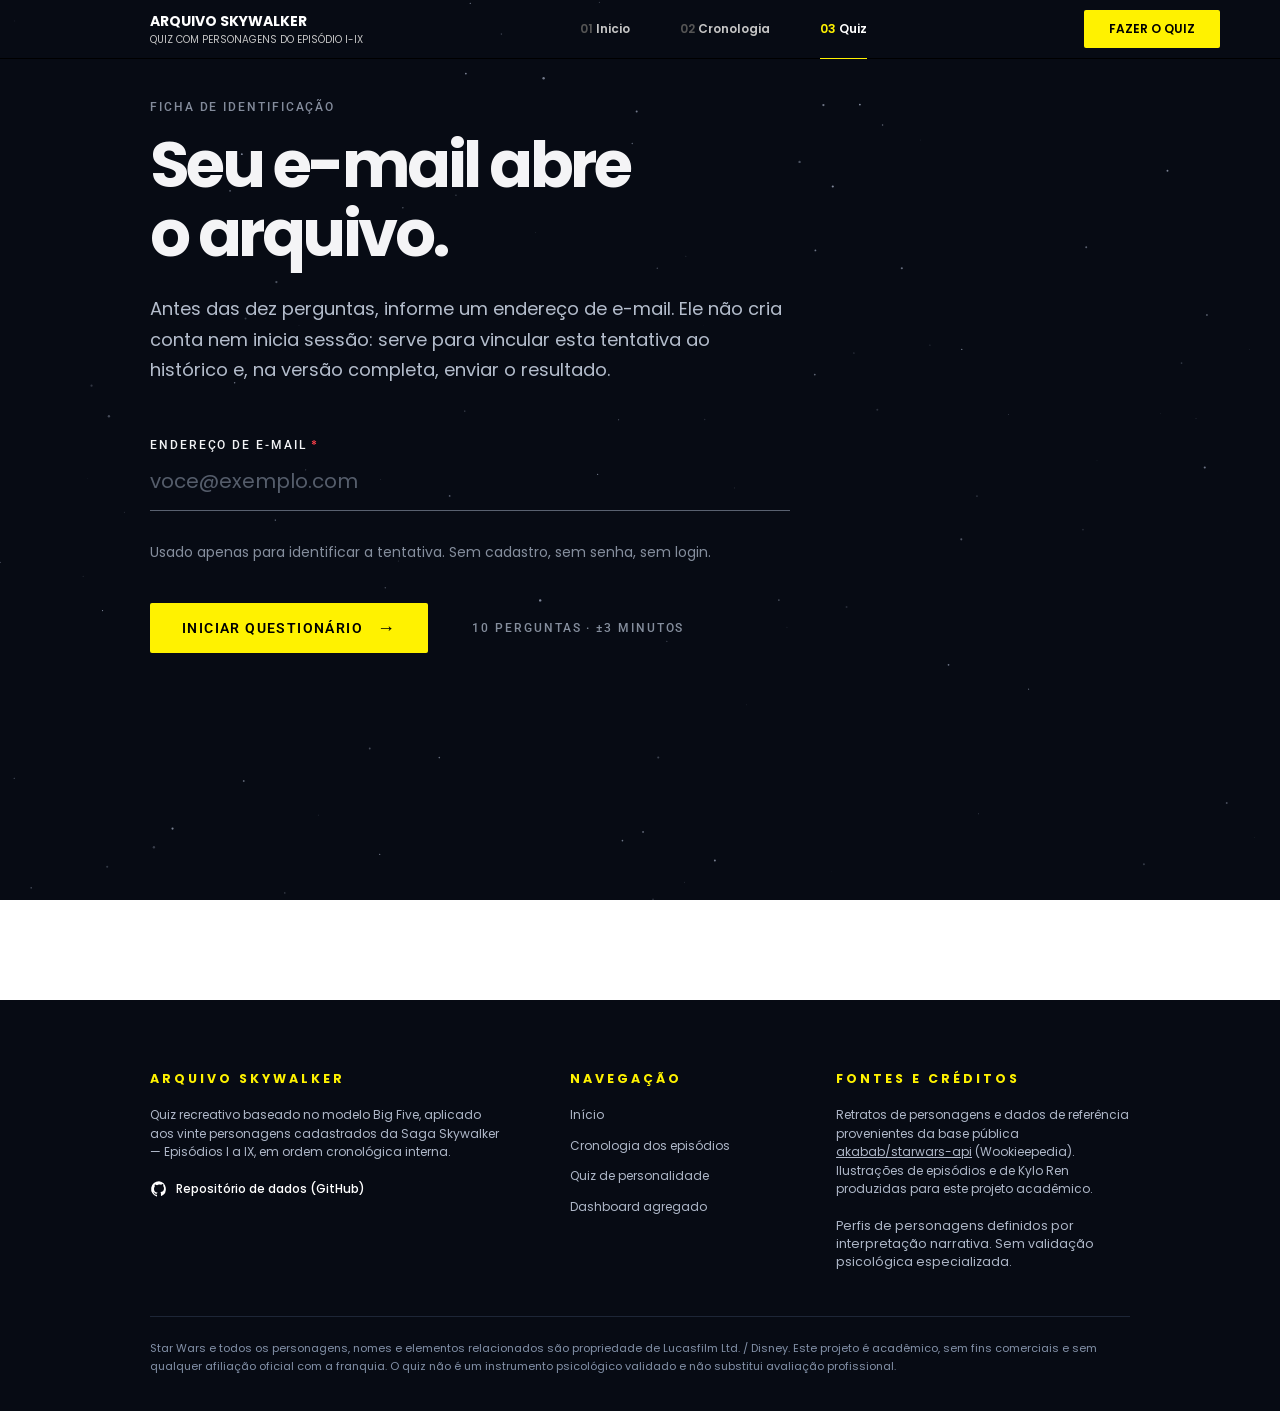
<file: public/pages/cadastroEmail.html>
<!DOCTYPE html>
<html lang="pt-BR">
<head>
    <meta charset="UTF-8">
    <meta name="viewport" content="width=device-width, initial-scale=1.0">
    <title>Quiz</title>
    <link rel="stylesheet" href="../css/cadastroEmailStyle.css">
</head>
<body>
    <div class="fundoEstrela">
        <svg id="starfield" viewBox="0 0 1600 1000" preserveAspectRatio="xMidYMid slice"><circle cx="0.6" cy="182.3" r="0.81" fill="#dbe6ff" opacity="0.40"></circle><circle cx="64.1" cy="291.1" r="0.48" fill="#dbe6ff" opacity="0.57"></circle><circle cx="1483.1" cy="930.6" r="0.28" fill="#dbe6ff" opacity="0.33"></circle><circle cx="88.6" cy="624.9" r="0.81" fill="#dbe6ff" opacity="0.57"></circle><circle cx="870.4" cy="361.8" r="0.27" fill="#dbe6ff" opacity="0.19"></circle><circle cx="994.9" cy="278.3" r="1.00" fill="#dbe6ff" opacity="0.49"></circle><circle cx="1231.8" cy="765.7" r="0.60" fill="#dbe6ff" opacity="0.49"></circle><circle cx="883.2" cy="956.0" r="1.11" fill="#dbe6ff" opacity="0.53"></circle><circle cx="536.5" cy="230.8" r="0.91" fill="#dbe6ff" opacity="0.33"></circle><circle cx="1174.4" cy="551.3" r="0.89" fill="#dbe6ff" opacity="0.21"></circle><circle cx="977.3" cy="179.9" r="1.31" fill="#dbe6ff" opacity="0.32"></circle><circle cx="994.2" cy="416.2" r="1.01" fill="#dbe6ff" opacity="0.41"></circle><circle cx="1307.8" cy="511.3" r="0.28" fill="#dbe6ff" opacity="0.35"></circle><circle cx="280.6" cy="920.6" r="1.22" fill="#dbe6ff" opacity="0.53"></circle><circle cx="1386.1" cy="189.8" r="1.06" fill="#dbe6ff" opacity="0.54"></circle><circle cx="829.9" cy="712.6" r="0.54" fill="#dbe6ff" opacity="0.62"></circle><circle cx="595.5" cy="216.9" r="0.81" fill="#dbe6ff" opacity="0.25"></circle><circle cx="871.9" cy="466.2" r="0.84" fill="#dbe6ff" opacity="0.15"></circle><circle cx="36.6" cy="949.4" r="1.24" fill="#dbe6ff" opacity="0.53"></circle><circle cx="361.7" cy="353.9" r="1.12" fill="#dbe6ff" opacity="0.22"></circle><circle cx="1451.9" cy="892.2" r="1.07" fill="#dbe6ff" opacity="0.30"></circle><circle cx="1292.2" cy="588.5" r="0.91" fill="#dbe6ff" opacity="0.17"></circle><circle cx="1559.2" cy="762.9" r="1.31" fill="#dbe6ff" opacity="0.32"></circle><circle cx="796.3" cy="123.9" r="1.11" fill="#dbe6ff" opacity="0.50"></circle><circle cx="588.5" cy="551.0" r="0.97" fill="#dbe6ff" opacity="0.38"></circle><circle cx="405.3" cy="992.1" r="0.80" fill="#dbe6ff" opacity="0.31"></circle><circle cx="359.7" cy="867.8" r="1.03" fill="#dbe6ff" opacity="0.40"></circle><circle cx="190.6" cy="428.6" r="1.24" fill="#dbe6ff" opacity="0.20"></circle><circle cx="104.7" cy="864.7" r="0.65" fill="#dbe6ff" opacity="0.41"></circle><circle cx="814.5" cy="999.3" r="0.90" fill="#dbe6ff" opacity="0.19"></circle><circle cx="442.5" cy="905.6" r="0.41" fill="#dbe6ff" opacity="0.36"></circle><circle cx="421.1" cy="361.5" r="0.34" fill="#dbe6ff" opacity="0.26"></circle><circle cx="803.4" cy="924.4" r="1.01" fill="#dbe6ff" opacity="0.44"></circle><circle cx="105.2" cy="23.3" r="0.40" fill="#dbe6ff" opacity="0.23"></circle><circle cx="780.5" cy="934.1" r="0.91" fill="#dbe6ff" opacity="0.49"></circle><circle cx="1176.2" cy="904.2" r="0.40" fill="#dbe6ff" opacity="0.60"></circle><circle cx="344.5" cy="212.0" r="0.98" fill="#dbe6ff" opacity="0.40"></circle><circle cx="1359.9" cy="960.2" r="1.14" fill="#dbe6ff" opacity="0.21"></circle><circle cx="1477.5" cy="388.6" r="0.26" fill="#dbe6ff" opacity="0.41"></circle><circle cx="1528.8" cy="608.9" r="0.49" fill="#dbe6ff" opacity="0.49"></circle><circle cx="1037.7" cy="392.3" r="0.58" fill="#dbe6ff" opacity="0.40"></circle><circle cx="533.8" cy="378.7" r="0.30" fill="#dbe6ff" opacity="0.46"></circle><circle cx="851.0" cy="284.7" r="0.43" fill="#dbe6ff" opacity="0.43"></circle><circle cx="531.5" cy="623.3" r="0.62" fill="#dbe6ff" opacity="0.21"></circle><circle cx="1429.9" cy="350.1" r="1.14" fill="#dbe6ff" opacity="0.32"></circle><circle cx="684.2" cy="258.1" r="0.27" fill="#dbe6ff" opacity="0.51"></circle><circle cx="1003.8" cy="116.7" r="1.28" fill="#dbe6ff" opacity="0.48"></circle><circle cx="1209.4" cy="460.4" r="0.41" fill="#dbe6ff" opacity="0.51"></circle><circle cx="349.6" cy="425.4" r="0.83" fill="#dbe6ff" opacity="0.48"></circle><circle cx="1142.8" cy="738.7" r="0.96" fill="#dbe6ff" opacity="0.50"></circle><circle cx="611.4" cy="3.7" r="0.69" fill="#dbe6ff" opacity="0.55"></circle><circle cx="15.5" cy="597.9" r="0.53" fill="#dbe6ff" opacity="0.21"></circle><circle cx="1378.2" cy="459.3" r="0.37" fill="#dbe6ff" opacity="0.22"></circle><circle cx="1090.9" cy="298.1" r="1.19" fill="#dbe6ff" opacity="0.44"></circle><circle cx="1014.2" cy="207.2" r="1.20" fill="#dbe6ff" opacity="0.57"></circle><circle cx="1029.5" cy="674.4" r="1.10" fill="#dbe6ff" opacity="0.15"></circle><circle cx="849.4" cy="980.3" r="0.67" fill="#dbe6ff" opacity="0.15"></circle><circle cx="606.5" cy="81.8" r="1.02" fill="#dbe6ff" opacity="0.54"></circle><circle cx="904.9" cy="542.2" r="0.43" fill="#dbe6ff" opacity="0.37"></circle><circle cx="208.0" cy="963.1" r="1.17" fill="#dbe6ff" opacity="0.21"></circle><circle cx="689.1" cy="667.1" r="1.32" fill="#dbe6ff" opacity="0.58"></circle><circle cx="259.9" cy="941.4" r="1.30" fill="#dbe6ff" opacity="0.23"></circle><circle cx="1012.7" cy="968.5" r="0.28" fill="#dbe6ff" opacity="0.14"></circle><circle cx="556.1" cy="184.7" r="0.25" fill="#dbe6ff" opacity="0.44"></circle><circle cx="123.6" cy="986.4" r="0.96" fill="#dbe6ff" opacity="0.28"></circle><circle cx="510.8" cy="949.3" r="0.74" fill="#dbe6ff" opacity="0.54"></circle><circle cx="1453.2" cy="589.9" r="0.31" fill="#dbe6ff" opacity="0.14"></circle><circle cx="1295.8" cy="274.7" r="1.08" fill="#dbe6ff" opacity="0.39"></circle><circle cx="517.0" cy="653.1" r="0.84" fill="#dbe6ff" opacity="0.29"></circle><circle cx="820.3" cy="841.7" r="1.19" fill="#dbe6ff" opacity="0.25"></circle><circle cx="186.4" cy="531.9" r="0.27" fill="#dbe6ff" opacity="0.23"></circle><circle cx="752.9" cy="527.1" r="0.70" fill="#dbe6ff" opacity="0.48"></circle><circle cx="396.0" cy="313.4" r="1.28" fill="#dbe6ff" opacity="0.33"></circle><circle cx="692.9" cy="86.9" r="1.33" fill="#dbe6ff" opacity="0.51"></circle><circle cx="499.7" cy="831.7" r="1.03" fill="#dbe6ff" opacity="0.30"></circle><circle cx="1157.5" cy="388.2" r="0.76" fill="#dbe6ff" opacity="0.51"></circle><circle cx="1044.3" cy="116.2" r="0.99" fill="#dbe6ff" opacity="0.61"></circle><circle cx="1427.5" cy="519.5" r="1.17" fill="#dbe6ff" opacity="0.48"></circle><circle cx="54.1" cy="635.5" r="0.79" fill="#dbe6ff" opacity="0.14"></circle><circle cx="1157.0" cy="599.3" r="1.14" fill="#dbe6ff" opacity="0.34"></circle><circle cx="357.6" cy="171.3" r="1.06" fill="#dbe6ff" opacity="0.55"></circle><circle cx="577.0" cy="841.8" r="0.92" fill="#dbe6ff" opacity="0.44"></circle><circle cx="559.9" cy="249.8" r="0.43" fill="#dbe6ff" opacity="0.32"></circle><circle cx="754.9" cy="2.7" r="0.65" fill="#dbe6ff" opacity="0.23"></circle><circle cx="202.8" cy="678.4" r="0.67" fill="#dbe6ff" opacity="0.59"></circle><circle cx="918.2" cy="783.1" r="0.42" fill="#dbe6ff" opacity="0.24"></circle><circle cx="1401.7" cy="403.4" r="0.97" fill="#dbe6ff" opacity="0.21"></circle><circle cx="181.3" cy="640.4" r="0.59" fill="#dbe6ff" opacity="0.16"></circle><circle cx="1417.8" cy="465.1" r="0.65" fill="#dbe6ff" opacity="0.15"></circle><circle cx="791.4" cy="159.4" r="0.76" fill="#dbe6ff" opacity="0.41"></circle><circle cx="1558.8" cy="702.7" r="1.23" fill="#dbe6ff" opacity="0.23"></circle><circle cx="1069.5" cy="138.8" r="0.83" fill="#dbe6ff" opacity="0.42"></circle><circle cx="954.3" cy="666.8" r="0.93" fill="#dbe6ff" opacity="0.33"></circle><circle cx="646.0" cy="37.9" r="0.86" fill="#dbe6ff" opacity="0.23"></circle><circle cx="428.5" cy="522.0" r="0.66" fill="#dbe6ff" opacity="0.29"></circle><circle cx="963.3" cy="696.9" r="0.40" fill="#dbe6ff" opacity="0.34"></circle><circle cx="72.7" cy="199.9" r="0.58" fill="#dbe6ff" opacity="0.50"></circle><circle cx="1063.7" cy="455.2" r="1.13" fill="#dbe6ff" opacity="0.17"></circle><circle cx="819.2" cy="298.1" r="0.78" fill="#dbe6ff" opacity="0.30"></circle><circle cx="227.1" cy="569.1" r="0.60" fill="#dbe6ff" opacity="0.19"></circle><circle cx="209.9" cy="462.5" r="1.32" fill="#dbe6ff" opacity="0.29"></circle><circle cx="507.3" cy="173.6" r="0.63" fill="#dbe6ff" opacity="0.36"></circle><circle cx="394.8" cy="577.9" r="0.73" fill="#dbe6ff" opacity="0.56"></circle><circle cx="776.2" cy="466.4" r="0.66" fill="#dbe6ff" opacity="0.42"></circle><circle cx="511.7" cy="532.9" r="0.27" fill="#dbe6ff" opacity="0.60"></circle><circle cx="605.3" cy="456.8" r="0.79" fill="#dbe6ff" opacity="0.34"></circle><circle cx="1576.0" cy="64.6" r="0.73" fill="#dbe6ff" opacity="0.21"></circle><circle cx="1111.9" cy="155.5" r="0.27" fill="#dbe6ff" opacity="0.40"></circle><circle cx="1122.1" cy="383.5" r="0.79" fill="#dbe6ff" opacity="0.16"></circle><circle cx="385.7" cy="379.7" r="1.07" fill="#dbe6ff" opacity="0.13"></circle></svg>
    </div>

    <header>
        <div class="tituloHeader">
            <h1>ARQUIVO SKYWALKER</h1>
            <p>QUIZ COM PERSONAGENS DO EPISÓDIO I-IX</p>
        </div>

        <nav class="navHeader" id="menuNavegacao" aria-label="Navegação principal">
            <ol>
                <li><a href="../index.html">Inicio</a></li>
                <li><a href="./pages/linhaTempo.html">Cronologia</a></li>
                <li class="ativo"><a href="./pages/quiz.html">Quiz</a></li>
            </ol>
        </nav>
        <div class="div_buttonsHeader">
            <a href="./pages/quiz.html" class="botaoQuiz">Fazer o Quiz</a>
        </div>
        <button class="menuHamburguer" type="button" aria-label="Abrir menu" aria-expanded="false" aria-controls="menuNavegacao">
            <span></span>
            <span></span>
            <span></span>
        </button>
    </header>

    <main class="quiz_intro">
        <section class="quiz_intro_conteudo" aria-labelledby="quiz-title">
            <p class="quiz_rotulo">FICHA DE IDENTIFICAÇÃO</p>
            <h1 id="quiz-title">Seu e-mail abre<br>o arquivo.</h1>
            <p class="quiz_intro_descricao">
                Antes das dez perguntas, informe um endereço de e-mail. Ele não cria
                conta nem inicia sessão: serve para vincular esta tentativa ao histórico
                e, na versão completa, enviar o resultado.
            </p>

            <form class="quiz_form_email" id="quiz_form_email">
                <label for="email">ENDEREÇO DE E-MAIL <span aria-hidden="true">*</span></label>
                <input
                    id="email"
                    name="email"
                    type="email"
                    placeholder="voce@exemplo.com"
                    autocomplete="email"
                    maxlength="254"
                    aria-describedby="email-hint"
                    required
                >
                <p class="quiz_form_dica" id="email-hint">
                    Usado apenas para identificar a tentativa. Sem cadastro, sem senha, sem login.
                </p>
                <div class="quiz_form_acoes">
                    <button class="botaoQuiz" type="submit">
                        INICIAR QUESTIONÁRIO <span aria-hidden="true">→</span>
                    </button>
                    <span class="quiz_duracao">10 PERGUNTAS · ±3 MINUTOS</span>
                </div>
            </form>
        </section>
    </main>

    <footer>
        <div class="footer_conteudo">
            <div class="footer_coluna footer_sobre">
                <h2>Arquivo Skywalker</h2>
                <p>Quiz recreativo baseado no modelo Big Five, aplicado aos vinte personagens cadastrados da Saga Skywalker — Episódios I a IX, em ordem cronológica interna.</p>
                <a href="https://github.com/AndreySebastian01/ProjetoIndividual" target="_blank" rel="noopener noreferrer">
                    <svg viewBox="0 0 24 24" aria-hidden="true">
                        <path d="M12 1.5A10.5 10.5 0 0 0 8.68 21.96c.52.09.71-.23.71-.51v-1.86c-2.91.63-3.52-1.23-3.52-1.23-.47-1.21-1.16-1.53-1.16-1.53-.95-.65.07-.64.07-.64 1.05.07 1.61 1.08 1.61 1.08.94 1.61 2.45 1.14 3.04.87.09-.68.37-1.14.67-1.41-2.32-.26-4.76-1.16-4.76-5.15 0-1.14.41-2.07 1.08-2.8-.11-.26-.47-1.33.1-2.77 0 0 .88-.28 2.88 1.07A10 10 0 0 1 12 6.01c.89 0 1.77.12 2.6.35 2-1.35 2.87-1.07 2.87-1.07.57 1.44.21 2.51.1 2.77.67.73 1.08 1.66 1.08 2.8 0 4-2.44 4.88-4.77 5.14.38.32.71.96.71 1.94v2.88c0 .28.19.61.72.51A10.5 10.5 0 0 0 12 1.5Z"/>
                    </svg>
                    Repositório de dados (GitHub)
                </a>
            </div>

            <nav class="footer_coluna footer_navegacao" aria-label="Navegação do rodapé">
                <h2>Navegação</h2>
                <a href="../index.html">Início</a>
                <a href="#cronologia">Cronologia dos episódios</a>
                <a href="#quiz">Quiz de personalidade</a>
                <a href="./pages/dash.html">Dashboard agregado</a>
            </nav>

            <div class="footer_coluna footer_creditos">
                <h2>Fontes e créditos</h2>
                <p>Retratos de personagens e dados de referência provenientes da base pública <a href="https://akabab.github.io/starwars-api/" target="_blank" rel="noopener noreferrer">akabab/starwars-api</a> (Wookieepedia). Ilustrações de episódios e de Kylo Ren produzidas para este projeto acadêmico.</p>
                <p class="footer_aviso">Perfis de personagens definidos por interpretação narrativa. Sem validação psicológica especializada.</p>
            </div>
        </div>
        <hr>
        <div class="footer_legal">
            Star Wars e todos os personagens, nomes e elementos relacionados são propriedade de Lucasfilm Ltd. / Disney. Este projeto é acadêmico, sem fins comerciais e sem qualquer afiliação oficial com a franquia. O quiz não é um instrumento psicológico validado e não substitui avaliação profissional.
        </div>
    </footer>
    <script src="../js/cadastro.js"></script>
</body>
</html>
</file>
<file: Front-End/css/style.css>
@import url('https://fonts.googleapis.com/css2?family=Poppins:ital,wght@0,100;0,200;0,300;0,400;0,500;0,600;0,700;0,800;0,900;1,100;1,200;1,300;1,400;1,500;1,600;1,700;1,800;1,900&family=Roboto:ital,wght@0,100..900;1,100..900&display=swap');

*{
    margin: 0;
    padding: 0;
    box-sizing: border-box;
    font-family: "Poppins", Arial, Helvetica, sans-serif;
}

html{
    font-size: 62.5%;
    scroll-behavior: smooth;
}

.fundoEstrela{
    position: fixed;
    inset: 0;
    z-index: -10;
    overflow: hidden;
    background-color: #070b14;
}

#starfield{
    width: 100%;
    height: 100%;
    display: block;
}

header{
    display: flex;
    padding: 10px 60px;
    justify-content: space-between;
    align-items: center;
    border-bottom: 1px solid black;
    position: fixed;
    top: 0;
    left: 0;
    width: 100vw;
    z-index: 1000;
    color: #fff;
    padding-left: 150px;
    background-color: transparent;
    transition: background-color .3s ease;
}

header.header-solid{
    background-color: #070B14;
}

.menuHamburguer{
    display: none;
}

header h1{
    font-size: 1.4rem;
}

.tituloHeader p{
    color: #c5c5c5;
}

.navHeader ol {
    display: flex;
    list-style: none;
    counter-reset: item;
}

.navHeader ol li {
    margin: 0 25px;
    counter-increment: item;
    font-size: 1.2rem;
    font-weight: 600;
    color: #c5c5c5;
    transition: color .15s ease;
    cursor: pointer;
}

.navHeader ol li a {
    color: inherit;
    text-decoration: none;
}

main section {
    scroll-margin-top: 80px;
}

.navHeader ol li::before {
    content: "0" counter(item) " ";
    color: #555;
    transition: color .15s ease;
}

.navHeader ol li.ativo {
    color: #fff;
    position: relative;
}

.navHeader ol li.ativo::after {
    content: "";
    position: absolute;
    left: 0;
    bottom: -21px;
    width: 100%;
    height: 1px;
    background-color: #fff200;
}

.navHeader ol li.ativo::before {
    color: #fff200;
}

.hero span{
    text-decoration: underline;
    text-decoration-color: #fff200;
    text-decoration-thickness: 3px;
    text-underline-offset: 10px;
}

.botaoQuiz {
    display: inline-block;
    text-decoration: none;
    background-color: #fff200;
    color: black;
    padding: 10px 25px;
    border-radius: 2px;
    font-size: 1.2rem;
    font-weight: 600;
    text-transform: uppercase;
}

main{
    /* padding: 0px 110px; */

    /* background-size: cover; */
}

.hero{
    display: flex;
    flex-direction: column;
    gap: 20px;
    color: #fff;
    background-image:
        linear-gradient(to right, #070B14 0%, rgba(7, 11, 20, 0.938) 45%, rgba(7, 11, 20, 0.503) 100%),
        linear-gradient(to left, #070b1451 0%, rgba(7, 11, 20, 0.056) 45%, rgba(7, 11, 20, 0.001) 100%),
        url("../img/fundoSecaoHero.jpg");
    background-position: top center;
    background-size: cover;
    padding-left: 150px;
    padding-top: 100px;
    padding-bottom: 120px;
    border-bottom: 1px solid #5555554a;
}

.hero h1{
    font-size: 5.5rem;
    width: 40vw;
    margin: 0;
    padding: 0;
}

.hero p{
    font-size: 1.8rem;
    width: 35vw;
    color: #d4d4d4;
}

.div_linksHero a:nth-child(2){
    font-size: 1.4rem;
    margin-left: 40px;
    color: #fff;
}

.div_linksHero a:nth-child(2):hover{
    color: #fff200;
    transition: .5s;

}

.comoFunciona{
    display: flex;
    padding: 0px 150px;
    color: #fff;
    margin-top: 80px;
    padding-bottom: 80px;
    border-bottom: 1px solid #5555554a;
}

.comoFunciona ol{
    list-style: none;
}

.comoFunciona ol li{
    display: flex;
    border-top: .01px solid #7c7c7c6c;
    margin-top: 10px;
    width: 45vw;
    gap: 10px;
    justify-content: space-between;
}

.comoFunciona ol li span{
    color: #fff200;
    font-size: 1.2rem;
    font-weight: 500;
    margin-top: 20px;
}

.comoFunciona ol li p{
    color: #8b8b8b;
    text-transform: uppercase;
    margin-top: 20px;
}

.comoFunciona ol li div{
    margin-top: 20px;
}

.comoFunciona ol li div h1{
    font-size: 1.7rem;
    font-weight: 500;
}

.comoFunciona ol li div p{
    font-size: 1.4rem;
    color: #aaaaaa;
    margin-top: 15px;
    text-transform: none;
}

.div_comoFunciona_texto{
    display: flex;
    flex-direction: column;
    gap: 15px;
    margin-top: 10px;
}

.div_comoFunciona_texto p:first-child{
    font-size: 1.5rem;
    color: #8b8b8b;
    text-transform: uppercase;
}

.div_comoFunciona_texto h1{
    font-size: 4.6rem;
}

.div_comoFunciona_texto p{
    font-size: 1.3rem;
    color: #a7a7a7;
    font-weight: 500;
    width: 400px;
}

.div_comoFunciona_texto a{
    color: #aaaaaa;
    font-size: 1.3rem;
    font-weight: 700;
}

.modelo{
    display: flex;
    padding: 80px 150px;
    color: #fff;
    background-color: #0A1220;
    border-bottom: 1px solid #5555554a;
    /* margin: 80px 0px; */
}

.modelo ol{
    list-style: none;
}

.modelo ol li{
    display: flex;
    border-top: .01px solid #7c7c7c6c;
    margin-top: 10px;
    width: 45vw;
    gap: 10px;
    justify-content: space-between;
}

.modelo ol li span{
    width: 40px;      /* coluna fixa para o nÃºmero */
    flex-shrink: 0;
    color: #fff200;
    font-size: 1.2rem;
    font-weight: 500;
    margin-top: 20px;
}

.modelo ol li p{
    color: #8b8b8b;
    text-transform: uppercase;
    margin-top: 20px;
}

.modelo ol li div{
    margin-top: 20px;
    flex: 1;
}

.modelo ol li div h1{
    font-size: 1.7rem;
    font-weight: 500;
}

.modelo ol li div p{
    font-size: 1.4rem;
    color: #aaaaaa;
    margin-top: 15px;
    text-transform: none;
}

.div_modelo_texto{
    display: flex;
    flex-direction: column;
    gap: 15px;
    margin-top: 10px;
}

.div_modelo_texto p:first-child{
    font-size: 1.5rem;
    color: #8b8b8b;
    text-transform: uppercase;
}

.div_modelo_texto h1{
    font-size: 4.6rem;
}

.modelo_p_intro{
    font-size: 1.3rem;
    color: #a7a7a7;
    font-weight: 500;
    width: 400px;
}

.div_modelo_texto a{
    color: #aaaaaa;
    font-size: 1.3rem;
    font-weight: 700;
}

.modelo_p_aviso{
    border-left: #fff200 1px solid;
    padding-left: 15px;
    font-size: 1.3rem;
    width: 400px;
    color: #b3b3b3;
}

.cronologia{
    padding: 80px 150px;
    border-bottom: 1px solid #5555554a;
}

.div_cronologia{
    display: flex;
    align-items: flex-end;
    gap: 100px;
}

.div_cronologia a{
    color: #b3b3b3;
    font-size: 1.4rem;
    font-weight: 600;
}

.div_cronologia a:hover{
    color: #fff200;
    transition: .5s;
}

.div_cronologia div p:first-child{
    font-size: 1.4rem;
    color: #8b8b8b;
}

.div_cronologia div h1{
    color: #fff;
    font-size: 4.5rem;
}

.div_cronologia div p{
    font-size: 1.3rem;
    color: #a7a7a7;
    width: 470px;
    font-weight: 600;
}

.cronologia ol{
    list-style: none;
    color: #fff;
    margin-top: 10px;
    display: flex;
    flex-wrap: wrap;
    gap: 40px;
    justify-content: center;
}

.card_cronologia{
    display: block;
    width: 150px;
    position: relative;
    isolation: isolate;
    text-decoration: none;
}

.card_cronologia::before {
    content: "";
    position: absolute;
    inset: 0;
    background-image:
        linear-gradient(180deg,rgba(106, 116, 158, 0) 0%, rgba(10, 18, 32, 1) 80%),
        url("../img/ep1.jpg");
    background-size: cover;
    background-position: center;
    filter: grayscale(50%);
    z-index: 0;
}

.card_ep2::before {
    background-image:
        linear-gradient(180deg,rgba(106, 116, 158, 0) 0%, rgba(10, 18, 32, 1) 80%),
        url("../img/ep2.jpg");
}

.card_ep3::before {
    background-image:
        linear-gradient(180deg,rgba(106, 116, 158, 0) 0%, rgba(10, 18, 32, 1) 80%),
        url("../img/ep3.jpg");
}

.card_ep4::before {
    background-image:
        linear-gradient(180deg,rgba(106, 116, 158, 0) 0%, rgba(10, 18, 32, 1) 80%),
        url("../img/ep4.jpg");
}

.card_ep5::before {
    background-image:
        linear-gradient(180deg,rgba(106, 116, 158, 0) 0%, rgba(10, 18, 32, 1) 80%),
        url("../img/ep5.jpg");
}

.card_ep6::before {
    background-image:
        linear-gradient(180deg,rgba(106, 116, 158, 0) 0%, rgba(10, 18, 32, 1) 80%),
        url("../img/ep6.jpg");
}

.card_ep7::before {
    background-image:
        linear-gradient(180deg,rgba(106, 116, 158, 0) 0%, rgba(10, 18, 32, 1) 80%),
        url("../img/ep7.jpg");
}

.card_ep8::before {
    background-image:
        linear-gradient(180deg,rgba(106, 116, 158, 0) 0%, rgba(10, 18, 32, 1) 80%),
        url("../img/ep8.jpg");
}

.card_ep9::before {
    background-image:
        linear-gradient(180deg,rgba(106, 116, 158, 0) 0%, rgba(10, 18, 32, 1) 80%),
        url("../img/ep9.jpg");
}

.card_cronologia:hover::before {
    filter: grayscale(0%);
}

.card_cronologia .card{
    display: flex;
    flex-direction: column;
    justify-content: flex-end;
    position: relative;
    width: 150px;
    height: 150px;
    padding: 12px;
    z-index: 1;
}

.card_cronologia .card p{
    position: relative;
    margin: 0;
    color: #fff;
    z-index: 1;
    font-weight: 500;
    font-size: 1.2rem;
}

.card_cronologia > p{
    position: relative;
    margin-top: 8px;
    color: #a7a7a7;
    font-size: 1rem;
    z-index: 1;
    background-color: #0A1220;
    padding: 4px;
    border-top: 1px solid #a7a7a780;
}

.resultado{
    display: flex;
    background-color: #0A1220;
    padding: 80px 150px;
    border-bottom: 1px solid #5555554a;
}

.resultado_card{
    width: 35vw;
    height: 600px;
    display: flex;
    flex-direction: column;
    justify-content: flex-end;
    padding: 20px;
    background-image:
        linear-gradient(180deg,rgba(106, 116, 158, 0) 0%, rgba(10, 18, 32, 0.941) 90%),
        url("../img/luke.webp");
    background-position: center;
    background-size: cover;
    border: 1px solid #afafaf75;
}

.resultado_card p{
    text-transform: uppercase;
    color: #fff200;
    font-size: 1.2rem;
}

.resultado_card h1{
    color: #fff;
    font-size: 3rem;
    font-weight: 400;
}

.div_texto_resultado{
    color: #fff;
    margin-left: 70px;
    width: 40vw;
}

.div_texto_resultado .p_resultado1{
    color: #8b8b8b;
    font-size: 1.3rem;
    text-transform: uppercase;
    font-weight: 500;
}

.div_texto_resultado h1{
    font-size: 4rem;
    line-height: 1.2;
}

.div_texto_resultado .p_resultado2{
    color: #cecece;
    font-size: 1.4rem;
}

.div_texto_resultado ol{
    list-style: none;
    margin-top: 30px;
}

.div_texto_resultado ol li{
    display: grid;
    grid-template-columns: 170px 1fr;
    grid-template-rows: auto;
    grid-template-areas:
        "item-1 item-2";
    border-top: 1px solid #a7a7a79a;
}

.div_texto_resultado ol li p{
    padding: 15px 0px;
}

.div_texto_resultado ol li p:nth-child(1){
    grid-area: item-1;
    text-transform: uppercase;
    color: #fff;
    font-size: 1.25rem;
}

.div_texto_resultado ol li p:nth-child(2){
    grid-area: item-2;
    color: #b9b9b9;
    font-size: 1.25rem;
}

.p_resultado3{
    border-top: 1px solid #a7a7a79a;
    padding: 15px 0px;
    color: #afafaf;
    width: 600px;
}

.resultado_botoes{

}

.resultado_botoes a:first-child{
    background-color: #fff200;
    text-transform: uppercase;
    color: #000;
    padding: 10px 30px;
    text-decoration: none;
    font-size: 1.2rem;
    font-weight: 600;
    border-radius: 2px;
    display: inline-block;
    margin-top: 15px;
}

.resultado_botoes a:nth-child(2){
    font-size: 1.4rem;
    margin-left: 40px;
    color: #fff;
}

.resultado_botoes a:nth-child(2):hover{
    color: #fff200;
    transition: .5s;
}

.cta{
    display: grid;
    grid-template-columns: minmax(0, 1fr) 340px;
    align-items: end;
    gap: 80px;
    min-height: 310px;
    padding: 80px 205px 65px;
    color: #fff;
    background-color: transparent;
    border-bottom: 1px solid #5555554a;
    background-image: linear-gradient(to right, #070B14 0%, rgba(7, 11, 20, 0.938) 45%, rgba(7, 11, 20, 0.503) 100%),
        linear-gradient(to left, #070b1451 0%, rgba(7, 11, 20, 0.056) 45%, rgba(7, 11, 20, 0.001) 100%),
        url("../img/images.jpg");
    background-position: top right;
    background-size: cover;
}

.cta_texto{
    display: flex;
    flex-direction: column;
    gap: 15px;
}

.cta_texto .cta_rotulo{
    color: #c9c9c9;
    font-size: 1.25rem;
    font-weight: 700;
    letter-spacing: 4px;
}

.cta_texto h1{
    max-width: 920px;
    font-size: 4.8rem;
    line-height: 1.08;
    font-weight: 700;
}

.cta_descricao{
    max-width: 760px;
    color: #a7a7a7;
    font-size: 1.75rem;
    font-weight: 500;
    line-height: 1.6;
}

.cta_acao{
    text-align: right;
}

.cta_acao a{
    display: inline-flex;
    align-items: center;
    justify-content: center;
    gap: 20px;
    width: 300px;
    padding: 15px 20px;
    border-radius: 2px;
    background-color: #fff200;
    color: #070b14;
    font-size: 1.2rem;
    font-weight: 700;
    letter-spacing: 2px;
    text-transform: uppercase;
    text-decoration: none;
}

.cta_acao a span{
    font-size: 1.8rem;
    line-height: 1;
}

.cta_acao a:hover{
    filter: brightness(.9);
    transition: .3s;
}

.cta_acao p{
    margin-top: 18px;
    color: #d5d5d5;
    font-family: "Roboto", Arial, Helvetica, sans-serif;
    font-size: 1.15rem;
    letter-spacing: 2px;
    text-transform: uppercase;
    white-space: nowrap;
}

footer{
    min-height: 410px;
    padding: 70px 150px 35px;
    color: #aeb7c8;
    background-color: #070b14;
}

.footer_conteudo{
    display: grid;
    grid-template-columns: 1.25fr 0.7fr 1.05fr;
    gap: 70px;
}

.footer_coluna{
    min-width: 0;
}

.footer_coluna h2{
    margin-bottom: 18px;
    color: #fff200;
    font-size: 1.25rem;
    font-weight: 700;
    letter-spacing: 3px;
    text-transform: uppercase;
}

.footer_coluna p,
.footer_coluna a{
    font-size: 1.2rem;
    line-height: 1.55;
}

.footer_sobre p{
    max-width: 450px;
}

.footer_sobre > a{
    display: flex;
    align-items: center;
    gap: 8px;
    margin-top: 18px;
    color: #fff;
    font-weight: 500;
    text-decoration: none;
}

.footer_sobre > a svg{
    width: 18px;
    height: 18px;
    fill: currentColor;
}

.footer_sobre > a:hover{
    color: #fff200;
}

.footer_navegacao{
    display: flex;
    flex-direction: column;
}

.footer_navegacao a{
    margin-bottom: 12px;
    color: #aeb7c8;
    text-decoration: none;
}

.footer_navegacao a:hover,
.footer_creditos a:hover{
    color: #fff200;
}

.footer_creditos{
    max-width: 520px;
}

.footer_creditos p{
    margin-bottom: 18px;
}

.footer_creditos a{
    color: #aeb7c8;
}

.footer_creditos .footer_aviso{
    margin-bottom: 0;
    font-size: 1.25rem;
    line-height: 1.45;
}

footer hr{
    height: 1px;
    margin: 45px 0 22px;
    border: 0;
    background-color: #1d2637;
}

.footer_legal{
    max-width: 1500px;
    color: #8290a7;
    font-size: 1.1rem;
    line-height: 1.65;
}

@media (max-width: 1100px){
    header{
        padding-left: 60px;
        padding-right: 60px;
    }

    .navHeader ol li{
        margin: 0 12px;
    }

    .hero,
    .comoFunciona,
    .modelo,
    .cronologia,
    .resultado,
    footer{
        padding-left: 60px;
        padding-right: 60px;
    }

    .hero h1{
        width: min(650px, 70vw);
    }

    .hero p{
        width: min(600px, 65vw);
    }

    .comoFunciona ol li,
    .modelo ol li{
        width: 48vw;
    }

    .div_modelo_texto,
    .div_comoFunciona_texto{
        flex: 0 0 38%;
    }

    .resultado_card{
        width: 38vw;
    }

    .div_texto_resultado{
        width: calc(62vw - 130px);
    }

    .p_resultado3{
        width: 100%;
    }

    .cta{
        padding-left: 60px;
        padding-right: 60px;
        gap: 40px;
    }
}

@media (max-width: 900px){
    header{
        padding: 12px 30px;
    }

    .navHeader{
        display: none;
    }

    .menuHamburguer{
        display: flex;
        width: 44px;
        height: 44px;
        padding: 10px;
        border: 1px solid #ffffff38;
        border-radius: 3px;
        background: transparent;
        cursor: pointer;
        flex-direction: column;
        align-items: center;
        justify-content: center;
        gap: 5px;
        flex-shrink: 0;
        position: relative;
        z-index: 1101;
    }

    .menuHamburguer span{
        display: block;
        width: 22px;
        height: 2px;
        background-color: #fff;
        transition: transform .25s ease, opacity .25s ease;
    }

    .menuHamburguer.aberto span:nth-child(1){
        transform: translateY(7px) rotate(45deg);
    }

    .menuHamburguer.aberto span:nth-child(2){
        opacity: 0;
    }

    .menuHamburguer.aberto span:nth-child(3){
        transform: translateY(-7px) rotate(-45deg);
    }

    .navHeader.aberto{
        position: fixed;
        top: 0;
        right: 0;
        width: min(82vw, 320px);
        height: 100vh;
        height: 100dvh;
        display: block;
        z-index: 1100;
        padding: 90px 30px 30px;
        border-left: 1px solid #ffffff18;
        background-color: #070b14;
        box-shadow: -15px 0 35px rgba(0, 0, 0, .55);
        animation: abrirSidebar .25s ease-out;
    }

    .navHeader.aberto ol{
        flex-direction: column;
        gap: 4px;
    }

    .navHeader.aberto ol li{
        margin: 0;
        padding: 12px 0;
        font-size: 1.4rem;
    }

    .navHeader.aberto ol li.ativo::after{
        bottom: 4px;
        width: 45px;
    }

    @keyframes abrirSidebar{
        from{
            transform: translateX(100%);
        }
        to{
            transform: translateX(0);
        }
    }

    .hero,
    .comoFunciona,
    .modelo,
    .cronologia,
    .resultado,
    footer{
        padding-left: 30px;
        padding-right: 30px;
    }

    .hero{
        padding-top: 110px;
        padding-bottom: 80px;
    }

    .hero h1{
        width: 80%;
        font-size: 4.6rem;
    }

    .hero p{
        width: 75%;
    }

    .comoFunciona,
    .modelo{
        gap: 45px;
    }

    .comoFunciona ol li,
    .modelo ol li{
        width: 52vw;
    }

    .div_comoFunciona_texto p,
    .modelo_p_intro,
    .modelo_p_aviso{
        width: 100%;
    }

    .div_cronologia{
        gap: 30px;
        align-items: center;
    }

    .div_cronologia div p{
        width: min(470px, 55vw);
    }

    .resultado_card{
        width: 42vw;
    }

    .div_texto_resultado{
        width: calc(58vw - 100px);
        margin-left: 40px;
    }

    .cta{
        grid-template-columns: 1fr;
        gap: 35px;
        padding: 60px 30px;
    }

    .cta_acao{
        text-align: left;
    }

    .footer_conteudo{
        grid-template-columns: 1fr 1fr;
        gap: 40px;
    }

    .footer_creditos{
        grid-column: 1 / -1;
    }
}

@media (max-width: 700px){
    html{
        font-size: 58%;
    }

    header{
        min-height: 60px;
        padding: 10px 20px;
    }

    .div_buttonsHeader{
        display: none;
    }

    .tituloHeader p{
        display: none;
    }

    .div_buttonsHeader .botaoQuiz{
        padding: 8px 14px;
    }

    .hero,
    .comoFunciona,
    .modelo,
    .cronologia,
    .resultado,
    .cta,
    footer{
        padding-left: 20px;
        padding-right: 20px;
    }

    .hero h1{
        width: 100%;
        font-size: 3.8rem;
    }

    .hero p{
        width: 100%;
    }

    .div_linksHero{
        display: flex;
        align-items: flex-start;
        flex-direction: column;
        gap: 18px;
    }

    .div_linksHero a:nth-child(2){
        margin-left: 0;
    }

    .comoFunciona,
    .modelo,
    .resultado{
        flex-direction: column;
    }

    .comoFunciona ol,
    .modelo ol,
    .comoFunciona ol li,
    .modelo ol li{
        width: 100%;
    }

    .div_comoFunciona_texto,
    .div_modelo_texto{
        flex: none;
        width: 100%;
        margin-bottom: 25px;
    }

    .div_comoFunciona_texto h1,
    .div_modelo_texto h1,
    .div_cronologia div h1,
    .div_texto_resultado h1,
    .cta_texto h1{
        font-size: 3.6rem;
    }

    .div_cronologia{
        align-items: flex-start;
        flex-direction: column;
        gap: 20px;
    }

    .div_cronologia div p{
        width: 100%;
    }

    .cronologia ol{
        gap: 20px;
    }

    .card_cronologia{
        width: calc((100vw - 80px) / 2);
        max-width: 150px;
    }

    .card_cronologia .card{
        width: 100%;
    }

    .resultado_card{
        width: 100%;
        height: min(520px, 110vw);
    }

    .div_texto_resultado{
        width: 100%;
        margin: 35px 0 0;
    }

    .div_texto_resultado ol li{
        grid-template-columns: 140px 1fr;
    }

    .resultado_botoes{
        display: flex;
        flex-direction: column;
        align-items: flex-start;
        gap: 15px;
    }

    .resultado_botoes a:nth-child(2){
        margin-left: 0;
    }

    .cta_texto .cta_rotulo{
        letter-spacing: 2px;
    }

    .cta_acao a{
        width: 100%;
        max-width: 300px;
    }

    .cta_acao p{
        white-space: normal;
    }

    footer{
        padding-top: 50px;
        padding-bottom: 30px;
    }

    .footer_conteudo{
        grid-template-columns: 1fr;
    }

    .footer_creditos{
        grid-column: auto;
    }
}

@media (max-width: 420px){
    header{
        padding-left: 15px;
        padding-right: 15px;
    }

    header h1{
        font-size: 1.2rem;
    }

    .div_buttonsHeader .botaoQuiz{
        font-size: 1rem;
        padding: 7px 10px;
    }

    .hero,
    .comoFunciona,
    .modelo,
    .cronologia,
    .resultado,
    .cta,
    footer{
        padding-left: 15px;
        padding-right: 15px;
    }

    .hero h1{
        font-size: 3.2rem;
    }

    .comoFunciona ol li,
    .modelo ol li{
        gap: 6px;
    }

    .modelo ol li > p{
        display: none;
    }

    .div_texto_resultado ol li{
        grid-template-columns: 1fr;
        grid-template-areas:
            "item-1"
            "item-2";
    }

    .div_texto_resultado ol li p{
        padding: 8px 0;
    }

    .resultado_botoes a:first-child{
        width: 100%;
        text-align: center;
    }

    .cta_texto h1{
        font-size: 3rem;
    }
}
</file>
<file: public/css/style.css>
@import url('https://fonts.googleapis.com/css2?family=Poppins:ital,wght@0,100;0,200;0,300;0,400;0,500;0,600;0,700;0,800;0,900;1,100;1,200;1,300;1,400;1,500;1,600;1,700;1,800;1,900&family=Roboto:ital,wght@0,100..900;1,100..900&display=swap');

*{
    margin: 0;
    padding: 0;
    box-sizing: border-box;
    font-family: "Poppins", Arial, Helvetica, sans-serif;
}

html{
    font-size: 62.5%;
    scroll-behavior: smooth;
}

.fundoEstrela{
    position: fixed;
    inset: 0;
    z-index: -10;
    overflow: hidden;
    background-color: #070b14;
}

#starfield{
    width: 100%;
    height: 100%;
    display: block;
}

header{
    display: flex;
    padding: 10px 60px;
    justify-content: space-between;
    align-items: center;
    border-bottom: 1px solid black;
    position: fixed;
    top: 0;
    left: 0;
    width: 100vw;
    z-index: 1000;
    color: #fff;
    padding-left: 150px;
    background-color: transparent;
    transition: background-color .3s ease;
}

header.header-solid{
    background-color: #070B14;
}

.menuHamburguer{
    display: none;
}

header h1{
    font-size: 1.4rem;
}

.tituloHeader p{
    color: #c5c5c5;
}

.navHeader ol {
    display: flex;
    list-style: none;
    counter-reset: item;
}

.navHeader ol li {
    margin: 0 25px;
    counter-increment: item;
    font-size: 1.2rem;
    font-weight: 600;
    color: #c5c5c5;
    transition: color .15s ease;
    cursor: pointer;
}

.navHeader ol li a {
    color: inherit;
    text-decoration: none;
}

main section {
    scroll-margin-top: 80px;
}

.navHeader ol li::before {
    content: "0" counter(item) " ";
    color: #555;
    transition: color .15s ease;
}

.navHeader ol li.ativo {
    color: #fff;
    position: relative;
}

.navHeader ol li.ativo::after {
    content: "";
    position: absolute;
    left: 0;
    bottom: -21px;
    width: 100%;
    height: 1px;
    background-color: #fff200;
}

.navHeader ol li.ativo::before {
    color: #fff200;
}

.hero span{
    text-decoration: underline;
    text-decoration-color: #fff200;
    text-decoration-thickness: 3px;
    text-underline-offset: 10px;
}

.botaoQuiz {
    display: inline-block;
    text-decoration: none;
    background-color: #fff200;
    color: black;
    padding: 10px 25px;
    border-radius: 2px;
    font-size: 1.2rem;
    font-weight: 600;
    text-transform: uppercase;
}

main{
    /* padding: 0px 110px; */

    /* background-size: cover; */
}

.hero{
    display: flex;
    flex-direction: column;
    gap: 20px;
    color: #fff;
    background-image:
        linear-gradient(to right, #070B14 0%, rgba(7, 11, 20, 0.938) 45%, rgba(7, 11, 20, 0.503) 100%),
        linear-gradient(to left, #070b1451 0%, rgba(7, 11, 20, 0.056) 45%, rgba(7, 11, 20, 0.001) 100%),
        url("../img/fundoSecaoHero.jpg");
    background-position: top center;
    background-size: cover;
    padding-left: 150px;
    padding-top: 100px;
    padding-bottom: 120px;
    border-bottom: 1px solid #5555554a;
}

.hero h1{
    font-size: 5.5rem;
    width: 40vw;
    margin: 0;
    padding: 0;
}

.hero p{
    font-size: 1.8rem;
    width: 35vw;
    color: #d4d4d4;
}

.div_linksHero a:nth-child(2){
    font-size: 1.4rem;
    margin-left: 40px;
    color: #fff;
}

.div_linksHero a:nth-child(2):hover{
    color: #fff200;
    transition: .5s;

}

.comoFunciona{
    display: flex;
    padding: 0px 150px;
    color: #fff;
    margin-top: 80px;
    padding-bottom: 80px;
    border-bottom: 1px solid #5555554a;
}

.comoFunciona ol{
    list-style: none;
}

.comoFunciona ol li{
    display: flex;
    border-top: .01px solid #7c7c7c6c;
    margin-top: 10px;
    width: 45vw;
    gap: 10px;
    justify-content: space-between;
}

.comoFunciona ol li span{
    color: #fff200;
    font-size: 1.2rem;
    font-weight: 500;
    margin-top: 20px;
}

.comoFunciona ol li p{
    color: #8b8b8b;
    text-transform: uppercase;
    margin-top: 20px;
}

.comoFunciona ol li div{
    margin-top: 20px;
}

.comoFunciona ol li div h1{
    font-size: 1.7rem;
    font-weight: 500;
}

.comoFunciona ol li div p{
    font-size: 1.4rem;
    color: #aaaaaa;
    margin-top: 15px;
    text-transform: none;
}

.div_comoFunciona_texto{
    display: flex;
    flex-direction: column;
    gap: 15px;
    margin-top: 10px;
}

.div_comoFunciona_texto p:first-child{
    font-size: 1.5rem;
    color: #8b8b8b;
    text-transform: uppercase;
}

.div_comoFunciona_texto h1{
    font-size: 4.6rem;
}

.div_comoFunciona_texto p{
    font-size: 1.3rem;
    color: #a7a7a7;
    font-weight: 500;
    width: 400px;
}

.div_comoFunciona_texto a{
    color: #aaaaaa;
    font-size: 1.3rem;
    font-weight: 700;
}

.modelo{
    display: flex;
    padding: 80px 150px;
    color: #fff;
    background-color: #0A1220;
    border-bottom: 1px solid #5555554a;
    /* margin: 80px 0px; */
}

.modelo ol{
    list-style: none;
}

.modelo ol li{
    display: flex;
    border-top: .01px solid #7c7c7c6c;
    margin-top: 10px;
    width: 45vw;
    gap: 10px;
    justify-content: space-between;
}

.modelo ol li span{
    width: 40px;      /* coluna fixa para o nÃºmero */
    flex-shrink: 0;
    color: #fff200;
    font-size: 1.2rem;
    font-weight: 500;
    margin-top: 20px;
}

.modelo ol li p{
    color: #8b8b8b;
    text-transform: uppercase;
    margin-top: 20px;
}

.modelo ol li div{
    margin-top: 20px;
    flex: 1;
}

.modelo ol li div h1{
    font-size: 1.7rem;
    font-weight: 500;
}

.modelo ol li div p{
    font-size: 1.4rem;
    color: #aaaaaa;
    margin-top: 15px;
    text-transform: none;
}

.div_modelo_texto{
    display: flex;
    flex-direction: column;
    gap: 15px;
    margin-top: 10px;
}

.div_modelo_texto p:first-child{
    font-size: 1.5rem;
    color: #8b8b8b;
    text-transform: uppercase;
}

.div_modelo_texto h1{
    font-size: 4.6rem;
}

.modelo_p_intro{
    font-size: 1.3rem;
    color: #a7a7a7;
    font-weight: 500;
    width: 400px;
}

.div_modelo_texto a{
    color: #aaaaaa;
    font-size: 1.3rem;
    font-weight: 700;
}

.modelo_p_aviso{
    border-left: #fff200 1px solid;
    padding-left: 15px;
    font-size: 1.3rem;
    width: 400px;
    color: #b3b3b3;
}

.cronologia{
    padding: 80px 150px;
    border-bottom: 1px solid #5555554a;
}

.div_cronologia{
    display: flex;
    align-items: flex-end;
    gap: 100px;
}

.div_cronologia a{
    color: #b3b3b3;
    font-size: 1.4rem;
    font-weight: 600;
}

.div_cronologia a:hover{
    color: #fff200;
    transition: .5s;
}

.div_cronologia div p:first-child{
    font-size: 1.4rem;
    color: #8b8b8b;
}

.div_cronologia div h1{
    color: #fff;
    font-size: 4.5rem;
}

.div_cronologia div p{
    font-size: 1.3rem;
    color: #a7a7a7;
    width: 470px;
    font-weight: 600;
}

.cronologia ol{
    list-style: none;
    color: #fff;
    margin-top: 10px;
    display: flex;
    flex-wrap: wrap;
    gap: 40px;
    justify-content: center;
}

.card_cronologia{
    display: block;
    width: 150px;
    position: relative;
    isolation: isolate;
    text-decoration: none;
}

.card_cronologia::before {
    content: "";
    position: absolute;
    inset: 0;
    background-image:
        linear-gradient(180deg,rgba(106, 116, 158, 0) 0%, rgba(10, 18, 32, 1) 80%),
        url("../img/ep1.jpg");
    background-size: cover;
    background-position: center;
    filter: grayscale(50%);
    z-index: 0;
}

.card_ep2::before {
    background-image:
        linear-gradient(180deg,rgba(106, 116, 158, 0) 0%, rgba(10, 18, 32, 1) 80%),
        url("../img/ep2.jpg");
}

.card_ep3::before {
    background-image:
        linear-gradient(180deg,rgba(106, 116, 158, 0) 0%, rgba(10, 18, 32, 1) 80%),
        url("../img/ep3.jpg");
}

.card_ep4::before {
    background-image:
        linear-gradient(180deg,rgba(106, 116, 158, 0) 0%, rgba(10, 18, 32, 1) 80%),
        url("../img/ep4.jpg");
}

.card_ep5::before {
    background-image:
        linear-gradient(180deg,rgba(106, 116, 158, 0) 0%, rgba(10, 18, 32, 1) 80%),
        url("../img/ep5.jpg");
}

.card_ep6::before {
    background-image:
        linear-gradient(180deg,rgba(106, 116, 158, 0) 0%, rgba(10, 18, 32, 1) 80%),
        url("../img/ep6.jpg");
}

.card_ep7::before {
    background-image:
        linear-gradient(180deg,rgba(106, 116, 158, 0) 0%, rgba(10, 18, 32, 1) 80%),
        url("../img/ep7.jpg");
}

.card_ep8::before {
    background-image:
        linear-gradient(180deg,rgba(106, 116, 158, 0) 0%, rgba(10, 18, 32, 1) 80%),
        url("../img/ep8.jpg");
}

.card_ep9::before {
    background-image:
        linear-gradient(180deg,rgba(106, 116, 158, 0) 0%, rgba(10, 18, 32, 1) 80%),
        url("../img/ep9.jpg");
}

.card_cronologia:hover::before {
    filter: grayscale(0%);
}

.card_cronologia .card{
    display: flex;
    flex-direction: column;
    justify-content: flex-end;
    position: relative;
    width: 150px;
    height: 150px;
    padding: 12px;
    z-index: 1;
}

.card_cronologia .card p{
    position: relative;
    margin: 0;
    color: #fff;
    z-index: 1;
    font-weight: 500;
    font-size: 1.2rem;
}

.card_cronologia > p{
    position: relative;
    margin-top: 8px;
    color: #a7a7a7;
    font-size: 1rem;
    z-index: 1;
    background-color: #0A1220;
    padding: 4px;
    border-top: 1px solid #a7a7a780;
}

.resultado{
    display: flex;
    background-color: #0A1220;
    padding: 80px 150px;
    border-bottom: 1px solid #5555554a;
}

.resultado_card{
    width: 35vw;
    height: 600px;
    display: flex;
    flex-direction: column;
    justify-content: flex-end;
    padding: 20px;
    background-image:
        linear-gradient(180deg,rgba(106, 116, 158, 0) 0%, rgba(10, 18, 32, 0.941) 90%),
        url("../img/luke.webp");
    background-position: center;
    background-size: cover;
    border: 1px solid #afafaf75;
}

.resultado_card p{
    text-transform: uppercase;
    color: #fff200;
    font-size: 1.2rem;
}

.resultado_card h1{
    color: #fff;
    font-size: 3rem;
    font-weight: 400;
}

.div_texto_resultado{
    color: #fff;
    margin-left: 70px;
    width: 40vw;
}

.div_texto_resultado .p_resultado1{
    color: #8b8b8b;
    font-size: 1.3rem;
    text-transform: uppercase;
    font-weight: 500;
}

.div_texto_resultado h1{
    font-size: 4rem;
    line-height: 1.2;
}

.div_texto_resultado .p_resultado2{
    color: #cecece;
    font-size: 1.4rem;
}

.div_texto_resultado ol{
    list-style: none;
    margin-top: 30px;
}

.div_texto_resultado ol li{
    display: grid;
    grid-template-columns: 170px 1fr;
    grid-template-rows: auto;
    grid-template-areas:
        "item-1 item-2";
    border-top: 1px solid #a7a7a79a;
}

.div_texto_resultado ol li p{
    padding: 15px 0px;
}

.div_texto_resultado ol li p:nth-child(1){
    grid-area: item-1;
    text-transform: uppercase;
    color: #fff;
    font-size: 1.25rem;
}

.div_texto_resultado ol li p:nth-child(2){
    grid-area: item-2;
    color: #b9b9b9;
    font-size: 1.25rem;
}

.p_resultado3{
    border-top: 1px solid #a7a7a79a;
    padding: 15px 0px;
    color: #afafaf;
    width: 600px;
}

.resultado_botoes{

}

.resultado_botoes a:first-child{
    background-color: #fff200;
    text-transform: uppercase;
    color: #000;
    padding: 10px 30px;
    text-decoration: none;
    font-size: 1.2rem;
    font-weight: 600;
    border-radius: 2px;
    display: inline-block;
    margin-top: 15px;
}

.resultado_botoes a:nth-child(2){
    font-size: 1.4rem;
    margin-left: 40px;
    color: #fff;
}

.resultado_botoes a:nth-child(2):hover{
    color: #fff200;
    transition: .5s;
}

.cta{
    display: grid;
    grid-template-columns: minmax(0, 1fr) 340px;
    align-items: end;
    gap: 80px;
    min-height: 310px;
    padding: 80px 205px 65px;
    color: #fff;
    background-color: transparent;
    border-bottom: 1px solid #5555554a;
    background-image: linear-gradient(to right, #070B14 0%, rgba(7, 11, 20, 0.938) 45%, rgba(7, 11, 20, 0.503) 100%),
        linear-gradient(to left, #070b1451 0%, rgba(7, 11, 20, 0.056) 45%, rgba(7, 11, 20, 0.001) 100%),
        url("../img/images.jpg");
    background-position: top right;
    background-size: cover;
}

.cta_texto{
    display: flex;
    flex-direction: column;
    gap: 15px;
}

.cta_texto .cta_rotulo{
    color: #c9c9c9;
    font-size: 1.25rem;
    font-weight: 700;
    letter-spacing: 4px;
}

.cta_texto h1{
    max-width: 920px;
    font-size: 4.8rem;
    line-height: 1.08;
    font-weight: 700;
}

.cta_descricao{
    max-width: 760px;
    color: #a7a7a7;
    font-size: 1.75rem;
    font-weight: 500;
    line-height: 1.6;
}

.cta_acao{
    text-align: right;
}

.cta_acao a{
    display: inline-flex;
    align-items: center;
    justify-content: center;
    gap: 20px;
    width: 300px;
    padding: 15px 20px;
    border-radius: 2px;
    background-color: #fff200;
    color: #070b14;
    font-size: 1.2rem;
    font-weight: 700;
    letter-spacing: 2px;
    text-transform: uppercase;
    text-decoration: none;
}

.cta_acao a span{
    font-size: 1.8rem;
    line-height: 1;
}

.cta_acao a:hover{
    filter: brightness(.9);
    transition: .3s;
}

.cta_acao p{
    margin-top: 18px;
    color: #d5d5d5;
    font-family: "Roboto", Arial, Helvetica, sans-serif;
    font-size: 1.15rem;
    letter-spacing: 2px;
    text-transform: uppercase;
    white-space: nowrap;
}

footer{
    min-height: 410px;
    padding: 70px 150px 35px;
    color: #aeb7c8;
    background-color: #070b14;
}

.footer_conteudo{
    display: grid;
    grid-template-columns: 1.25fr 0.7fr 1.05fr;
    gap: 70px;
}

.footer_coluna{
    min-width: 0;
}

.footer_coluna h2{
    margin-bottom: 18px;
    color: #fff200;
    font-size: 1.25rem;
    font-weight: 700;
    letter-spacing: 3px;
    text-transform: uppercase;
}

.footer_coluna p,
.footer_coluna a{
    font-size: 1.2rem;
    line-height: 1.55;
}

.footer_sobre p{
    max-width: 450px;
}

.footer_sobre > a{
    display: flex;
    align-items: center;
    gap: 8px;
    margin-top: 18px;
    color: #fff;
    font-weight: 500;
    text-decoration: none;
}

.footer_sobre > a svg{
    width: 18px;
    height: 18px;
    fill: currentColor;
}

.footer_sobre > a:hover{
    color: #fff200;
}

.footer_navegacao{
    display: flex;
    flex-direction: column;
}

.footer_navegacao a{
    margin-bottom: 12px;
    color: #aeb7c8;
    text-decoration: none;
}

.footer_navegacao a:hover,
.footer_creditos a:hover{
    color: #fff200;
}

.footer_creditos{
    max-width: 520px;
}

.footer_creditos p{
    margin-bottom: 18px;
}

.footer_creditos a{
    color: #aeb7c8;
}

.footer_creditos .footer_aviso{
    margin-bottom: 0;
    font-size: 1.25rem;
    line-height: 1.45;
}

footer hr{
    height: 1px;
    margin: 45px 0 22px;
    border: 0;
    background-color: #1d2637;
}

.footer_legal{
    max-width: 1500px;
    color: #8290a7;
    font-size: 1.1rem;
    line-height: 1.65;
}

@media (max-width: 1100px){
    header{
        padding-left: 60px;
        padding-right: 60px;
    }

    .navHeader ol li{
        margin: 0 12px;
    }

    .hero,
    .comoFunciona,
    .modelo,
    .cronologia,
    .resultado,
    footer{
        padding-left: 60px;
        padding-right: 60px;
    }

    .hero h1{
        width: min(650px, 70vw);
    }

    .hero p{
        width: min(600px, 65vw);
    }

    .comoFunciona ol li,
    .modelo ol li{
        width: 48vw;
    }

    .div_modelo_texto,
    .div_comoFunciona_texto{
        flex: 0 0 38%;
    }

    .resultado_card{
        width: 38vw;
    }

    .div_texto_resultado{
        width: calc(62vw - 130px);
    }

    .p_resultado3{
        width: 100%;
    }

    .cta{
        padding-left: 60px;
        padding-right: 60px;
        gap: 40px;
    }
}

@media (max-width: 900px){
    header{
        padding: 12px 30px;
    }

    .navHeader{
        display: none;
    }

    .menuHamburguer{
        display: flex;
        width: 44px;
        height: 44px;
        padding: 10px;
        border: 1px solid #ffffff38;
        border-radius: 3px;
        background: transparent;
        cursor: pointer;
        flex-direction: column;
        align-items: center;
        justify-content: center;
        gap: 5px;
        flex-shrink: 0;
        position: relative;
        z-index: 1101;
    }

    .menuHamburguer span{
        display: block;
        width: 22px;
        height: 2px;
        background-color: #fff;
        transition: transform .25s ease, opacity .25s ease;
    }

    .menuHamburguer.aberto span:nth-child(1){
        transform: translateY(7px) rotate(45deg);
    }

    .menuHamburguer.aberto span:nth-child(2){
        opacity: 0;
    }

    .menuHamburguer.aberto span:nth-child(3){
        transform: translateY(-7px) rotate(-45deg);
    }

    .navHeader.aberto{
        position: fixed;
        top: 0;
        right: 0;
        width: min(82vw, 320px);
        height: 100vh;
        height: 100dvh;
        display: block;
        z-index: 1100;
        padding: 90px 30px 30px;
        border-left: 1px solid #ffffff18;
        background-color: #070b14;
        box-shadow: -15px 0 35px rgba(0, 0, 0, .55);
        animation: abrirSidebar .25s ease-out;
    }

    .navHeader.aberto ol{
        flex-direction: column;
        gap: 4px;
    }

    .navHeader.aberto ol li{
        margin: 0;
        padding: 12px 0;
        font-size: 1.4rem;
    }

    .navHeader.aberto ol li.ativo::after{
        bottom: 4px;
        width: 45px;
    }

    @keyframes abrirSidebar{
        from{
            transform: translateX(100%);
        }
        to{
            transform: translateX(0);
        }
    }

    .hero,
    .comoFunciona,
    .modelo,
    .cronologia,
    .resultado,
    footer{
        padding-left: 30px;
        padding-right: 30px;
    }

    .hero{
        padding-top: 110px;
        padding-bottom: 80px;
    }

    .hero h1{
        width: 80%;
        font-size: 4.6rem;
    }

    .hero p{
        width: 75%;
    }

    .comoFunciona,
    .modelo{
        gap: 45px;
    }

    .comoFunciona ol li,
    .modelo ol li{
        width: 52vw;
    }

    .div_comoFunciona_texto p,
    .modelo_p_intro,
    .modelo_p_aviso{
        width: 100%;
    }

    .div_cronologia{
        gap: 30px;
        align-items: center;
    }

    .div_cronologia div p{
        width: min(470px, 55vw);
    }

    .resultado_card{
        width: 42vw;
    }

    .div_texto_resultado{
        width: calc(58vw - 100px);
        margin-left: 40px;
    }

    .cta{
        grid-template-columns: 1fr;
        gap: 35px;
        padding: 60px 30px;
    }

    .cta_acao{
        text-align: left;
    }

    .footer_conteudo{
        grid-template-columns: 1fr 1fr;
        gap: 40px;
    }

    .footer_creditos{
        grid-column: 1 / -1;
    }
}

@media (max-width: 700px){
    html{
        font-size: 58%;
    }

    header{
        min-height: 60px;
        padding: 10px 20px;
    }

    .div_buttonsHeader{
        display: none;
    }

    .tituloHeader p{
        display: none;
    }

    .div_buttonsHeader .botaoQuiz{
        padding: 8px 14px;
    }

    .hero,
    .comoFunciona,
    .modelo,
    .cronologia,
    .resultado,
    .cta,
    footer{
        padding-left: 20px;
        padding-right: 20px;
    }

    .hero h1{
        width: 100%;
        font-size: 3.8rem;
    }

    .hero p{
        width: 100%;
    }

    .div_linksHero{
        display: flex;
        align-items: flex-start;
        flex-direction: column;
        gap: 18px;
    }

    .div_linksHero a:nth-child(2){
        margin-left: 0;
    }

    .comoFunciona,
    .modelo,
    .resultado{
        flex-direction: column;
    }

    .comoFunciona ol,
    .modelo ol,
    .comoFunciona ol li,
    .modelo ol li{
        width: 100%;
    }

    .div_comoFunciona_texto,
    .div_modelo_texto{
        flex: none;
        width: 100%;
        margin-bottom: 25px;
    }

    .div_comoFunciona_texto h1,
    .div_modelo_texto h1,
    .div_cronologia div h1,
    .div_texto_resultado h1,
    .cta_texto h1{
        font-size: 3.6rem;
    }

    .div_cronologia{
        align-items: flex-start;
        flex-direction: column;
        gap: 20px;
    }

    .div_cronologia div p{
        width: 100%;
    }

    .cronologia ol{
        gap: 20px;
    }

    .card_cronologia{
        width: calc((100vw - 80px) / 2);
        max-width: 150px;
    }

    .card_cronologia .card{
        width: 100%;
    }

    .resultado_card{
        width: 100%;
        height: min(520px, 110vw);
    }

    .div_texto_resultado{
        width: 100%;
        margin: 35px 0 0;
    }

    .div_texto_resultado ol li{
        grid-template-columns: 140px 1fr;
    }

    .resultado_botoes{
        display: flex;
        flex-direction: column;
        align-items: flex-start;
        gap: 15px;
    }

    .resultado_botoes a:nth-child(2){
        margin-left: 0;
    }

    .cta_texto .cta_rotulo{
        letter-spacing: 2px;
    }

    .cta_acao a{
        width: 100%;
        max-width: 300px;
    }

    .cta_acao p{
        white-space: normal;
    }

    footer{
        padding-top: 50px;
        padding-bottom: 30px;
    }

    .footer_conteudo{
        grid-template-columns: 1fr;
    }

    .footer_creditos{
        grid-column: auto;
    }
}

@media (max-width: 420px){
    header{
        padding-left: 15px;
        padding-right: 15px;
    }

    header h1{
        font-size: 1.2rem;
    }

    .div_buttonsHeader .botaoQuiz{
        font-size: 1rem;
        padding: 7px 10px;
    }

    .hero,
    .comoFunciona,
    .modelo,
    .cronologia,
    .resultado,
    .cta,
    footer{
        padding-left: 15px;
        padding-right: 15px;
    }

    .hero h1{
        font-size: 3.2rem;
    }

    .comoFunciona ol li,
    .modelo ol li{
        gap: 6px;
    }

    .modelo ol li > p{
        display: none;
    }

    .div_texto_resultado ol li{
        grid-template-columns: 1fr;
        grid-template-areas:
            "item-1"
            "item-2";
    }

    .div_texto_resultado ol li p{
        padding: 8px 0;
    }

    .resultado_botoes a:first-child{
        width: 100%;
        text-align: center;
    }

    .cta_texto h1{
        font-size: 3rem;
    }
}
</file>
<file: public/css/cadastroEmailStyle.css>
@import url('https://fonts.googleapis.com/css2?family=Poppins:ital,wght@0,100;0,200;0,300;0,400;0,500;0,600;0,700;0,800;0,900;1,100;1,200;1,300;1,400;1,500;1,600;1,700;1,800;1,900&family=Roboto:ital,wght@0,100..900;1,100..900&display=swap');

*{
    margin: 0;
    padding: 0;
    box-sizing: border-box;
    font-family: "Poppins", Arial, Helvetica, sans-serif;
}

html{
    font-size: 62.5%;
    scroll-behavior: smooth;
}

.fundoEstrela{
    position: fixed;
    inset: 0;
    z-index: -10;
    overflow: hidden;
    background-color: #070b14;
}

#starfield{
    width: 100%;
    height: 100%;
    display: block;
}

header{
    display: flex;
    padding: 10px 60px;
    justify-content: space-between;
    align-items: center;
    border-bottom: 1px solid black;
    position: fixed;
    top: 0;
    left: 0;
    width: 100vw;
    z-index: 1000;
    color: #fff;
    padding-left: 150px;
    background-color: transparent;
    transition: background-color .3s ease;
}

header.header-solid{
    background-color: #070B14;
}

.menuHamburguer{
    display: none;
}

header h1{
    font-size: 1.4rem;
}

.tituloHeader p{
    color: #c5c5c5;
}

.navHeader ol {
    display: flex;
    list-style: none;
    counter-reset: item;
}

.navHeader ol li {
    margin: 0 25px;
    counter-increment: item;
    font-size: 1.2rem;
    font-weight: 600;
    color: #c5c5c5;
    transition: color .15s ease;
    cursor: pointer;
}

.navHeader ol li a {
    color: inherit;
    text-decoration: none;
}

main section {
    scroll-margin-top: 80px;
}

.navHeader ol li::before {
    content: "0" counter(item) " ";
    color: #555;
    transition: color .15s ease;
}

.navHeader ol li.ativo {
    color: #fff;
    position: relative;
}

.navHeader ol li.ativo::after {
    content: "";
    position: absolute;
    left: 0;
    bottom: -21px;
    width: 100%;
    height: 1px;
    background-color: #fff200;
}

.navHeader ol li.ativo::before {
    color: #fff200;
}

.hero span{
    text-decoration: underline;
    text-decoration-color: #fff200;
    text-decoration-thickness: 3px;
    text-underline-offset: 10px;
}

.botaoQuiz {
    display: inline-block;
    text-decoration: none;
    background-color: #fff200;
    color: black;
    padding: 10px 25px;
    border-radius: 2px;
    font-size: 1.2rem;
    font-weight: 600;
    text-transform: uppercase;
}

@media (max-width: 1100px){
    header{
        padding-left: 60px;
        padding-right: 60px;
    }

    .navHeader ol li{
        margin: 0 12px;
    }
}

@media (max-width: 900px){
    header{
        padding: 12px 30px;
    }

    .navHeader{
        display: none;
    }

    .menuHamburguer{
        display: flex;
        width: 44px;
        height: 44px;
        padding: 10px;
        border: 1px solid #ffffff38;
        border-radius: 3px;
        background: transparent;
        cursor: pointer;
        flex-direction: column;
        align-items: center;
        justify-content: center;
        gap: 5px;
        flex-shrink: 0;
        position: relative;
        z-index: 1101;
    }

    .menuHamburguer span{
        display: block;
        width: 22px;
        height: 2px;
        background-color: #fff;
        transition: transform .25s ease, opacity .25s ease;
    }

    .menuHamburguer.aberto span:nth-child(1){
        transform: translateY(7px) rotate(45deg);
    }

    .menuHamburguer.aberto span:nth-child(2){
        opacity: 0;
    }

    .menuHamburguer.aberto span:nth-child(3){
        transform: translateY(-7px) rotate(-45deg);
    }

    .navHeader.aberto{
        position: fixed;
        top: 0;
        right: 0;
        width: min(82vw, 320px);
        height: 100vh;
        height: 100dvh;
        display: block;
        z-index: 1100;
        padding: 90px 30px 30px;
        border-left: 1px solid #ffffff18;
        background-color: #070b14;
        box-shadow: -15px 0 35px rgba(0, 0, 0, .55);
        animation: abrirSidebar .25s ease-out;
    }

    .navHeader.aberto ol{
        flex-direction: column;
        gap: 4px;
    }

    .navHeader.aberto ol li{
        margin: 0;
        padding: 12px 0;
        font-size: 1.4rem;
    }

    .navHeader.aberto ol li.ativo::after{
        bottom: 4px;
        width: 45px;
    }

    @keyframes abrirSidebar{
        from{
            transform: translateX(100%);
        }
        to{
            transform: translateX(0);
        }
    }

    
}

@media (max-width: 700px){
    html{
        font-size: 58%;
    }

    header{
        min-height: 60px;
        padding: 10px 20px;
    }

    .div_buttonsHeader{
        display: none;
    }

    .tituloHeader p{
        display: none;
    }

    .div_buttonsHeader .botaoQuiz{
        padding: 8px 14px;
    }


    
}

@media (max-width: 420px){
    header{
        padding-left: 15px;
        padding-right: 15px;
    }

    header h1{
        font-size: 1.2rem;
    }

    .div_buttonsHeader .botaoQuiz{
        font-size: 1rem;
        padding: 7px 10px;
    }
    
}

body{
    min-height: 100vh;
    color: #f2f3f6;
}

.quiz_intro{
    width: auto;
    max-width: 1490px;
    min-height: calc(100vh - 20px);
    margin: 100px 60px 20px 150px;
}

.quiz_intro_conteudo{
    max-width: 640px;
}

.quiz_rotulo,
.quiz_form_email label,
.quiz_duracao{
    font-family: "Roboto", Arial, sans-serif;
    font-size: 1.2rem;
    font-weight: 500;
    letter-spacing: .16em;
}

.quiz_rotulo{
    margin-bottom: 16px;
    color: #838b9b;
}

.quiz_intro h1{
    margin-bottom: 26px;
    color: #f4f4f6;
    font-size: clamp(4.8rem, 5vw, 6.4rem);
    font-weight: 700;
    letter-spacing: -.055em;
    line-height: 1.08;
}

.quiz_intro_descricao{
    max-width: 640px;
    color: #b4bdcc;
    font-size: 1.8rem;
    line-height: 1.7;
}

.quiz_form_email{
    margin-top: 50px;
}

.quiz_form_email label{
    display: block;
    margin-bottom: 12px;
    color: #f2f3f6;
}

.quiz_form_email label span{
    color: #ff414b;
}

.quiz_form_email input{
    width: 100%;
    padding: 0 0 14px;
    border: 0;
    border-bottom: 1px solid #596170;
    border-radius: 0;
    outline: none;
    background: transparent;
    color: #f2f3f6;
    font-size: 2rem;
    transition: border-color .2s ease;
}

.quiz_form_email input::placeholder{
    color: #555d6b;
    opacity: 1;
}

.quiz_form_email input:focus{
    border-color: #fff200;
}

.quiz_form_dica{
    margin-top: 30px;
    color: #858e9d;
    font-size: 1.4rem;
    line-height: 1.6;
}

.quiz_form_acoes{
    display: flex;
    flex-wrap: wrap;
    align-items: center;
    gap: 24px 44px;
    margin-top: 40px;
}

.quiz_form_acoes .botaoQuiz{
    display: inline-flex;
    align-items: center;
    gap: 14px;
    padding: 16px 32px;
    border: 0;
    cursor: pointer;
    font-family: "Roboto", Arial, sans-serif;
    font-size: 1.4rem;
    letter-spacing: .1em;
}

.quiz_form_acoes .botaoQuiz:focus-visible{
    outline: 2px solid #f2f3f6;
    outline-offset: 4px;
}

.quiz_form_acoes .botaoQuiz span{
    font-size: 1.8rem;
    line-height: 1;
}

.quiz_duracao{
    color: #858e9d;
}

@media (max-width: 700px){
    .quiz_intro{
        width: calc(100% - 40px);
        padding-top: 40px;
    }

    .quiz_intro h1{
        font-size: clamp(4.2rem, 11vw, 5.6rem);
    }

    .quiz_intro_descricao{
        font-size: 1.6rem;
    }

    .quiz_form_email{
        margin-top: 38px;
    }

    .quiz_form_acoes{
        gap: 20px;
        margin-top: 32px;
    }

    .quiz_form_acoes .botaoQuiz{
        padding: 15px 20px;
        font-size: 1.2rem;
    }
}

footer{
    min-height: 410px;
    padding: 70px 150px 35px;
    color: #aeb7c8;
    background-color: #070b14;
}

.footer_conteudo{
    display: grid;
    grid-template-columns: 1.25fr 0.7fr 1.05fr;
    gap: 70px;
}

.footer_coluna{
    min-width: 0;
}

.footer_coluna h2{
    margin-bottom: 18px;
    color: #fff200;
    font-size: 1.25rem;
    font-weight: 700;
    letter-spacing: 3px;
    text-transform: uppercase;
}

.footer_coluna p,
.footer_coluna a{
    font-size: 1.2rem;
    line-height: 1.55;
}

.footer_sobre p{
    max-width: 450px;
}

.footer_sobre > a{
    display: flex;
    align-items: center;
    gap: 8px;
    margin-top: 18px;
    color: #fff;
    font-weight: 500;
    text-decoration: none;
}

.footer_sobre > a svg{
    width: 18px;
    height: 18px;
    fill: currentColor;
}

.footer_sobre > a:hover{
    color: #fff200;
}

.footer_navegacao{
    display: flex;
    flex-direction: column;
}

.footer_navegacao a{
    margin-bottom: 12px;
    color: #aeb7c8;
    text-decoration: none;
}

.footer_navegacao a:hover,
.footer_creditos a:hover{
    color: #fff200;
}

.footer_creditos{
    max-width: 520px;
}

.footer_creditos p{
    margin-bottom: 18px;
}

.footer_creditos a{
    color: #aeb7c8;
}

.footer_creditos .footer_aviso{
    margin-bottom: 0;
    font-size: 1.25rem;
    line-height: 1.45;
}

footer hr{
    height: 1px;
    margin: 45px 0 22px;
    border: 0;
    background-color: #1d2637;
}

.footer_legal{
    max-width: 1500px;
    color: #8290a7;
    font-size: 1.1rem;
    line-height: 1.65;
}

@media (max-width: 900px){
    .quiz_intro{
        margin-left: 30px;
        margin-right: 30px;
    }

    footer{
        padding: 55px 40px 30px;
    }

    .footer_conteudo{
        grid-template-columns: repeat(2, minmax(0, 1fr));
        gap: 40px;
    }

    .footer_creditos{
        grid-column: 1 / -1;
    }
}

@media (min-width: 901px) and (max-width: 1100px){
    .quiz_intro{
        margin-left: 60px;
        margin-right: 60px;
    }
}

@media (max-width: 700px){
    .quiz_intro{
        min-height: auto;
        margin: 88px 20px 20px;
        padding: 32px 0 56px;
    }

    .quiz_intro_conteudo,
    .quiz_intro_descricao{
        max-width: none;
    }

    .quiz_form_email input{
        max-width: 100%;
        font-size: 1.8rem;
    }

    .quiz_form_dica{
        margin-top: 22px;
    }

    .quiz_form_acoes{
        align-items: flex-start;
        flex-direction: column;
        gap: 18px;
    }

    footer{
        padding: 45px 20px 24px;
    }

    .footer_conteudo{
        grid-template-columns: minmax(0, 1fr);
        gap: 32px;
    }

    .footer_creditos{
        grid-column: auto;
    }

    footer hr{
        margin: 32px 0 18px;
    }
}

@media (max-width: 420px){
    .quiz_intro{
        margin-right: 15px;
        margin-left: 15px;
    }

    .quiz_intro h1{
        font-size: clamp(3.8rem, 11vw, 4.6rem);
    }

    .quiz_form_acoes .botaoQuiz{
        max-width: 100%;
        gap: 8px;
        padding: 14px 16px;
        font-size: 1.1rem;
    }
}
</file>
